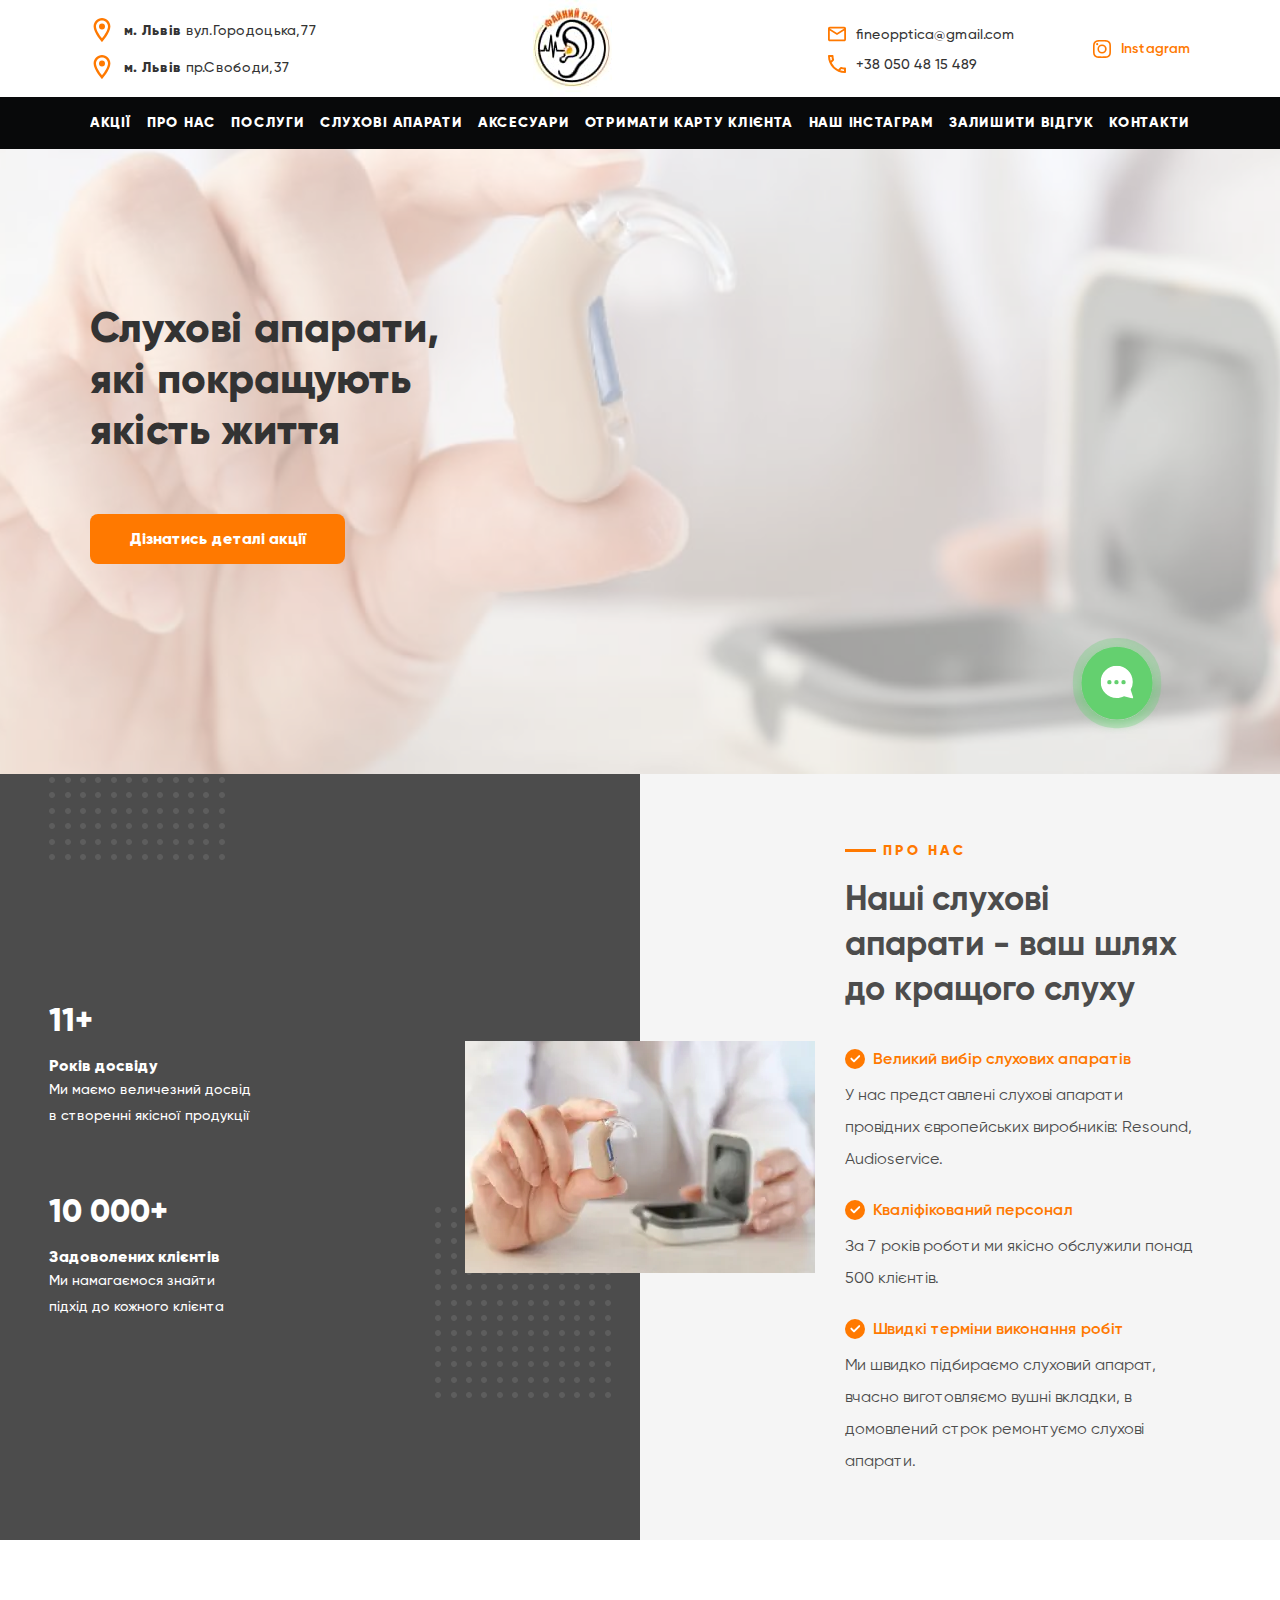
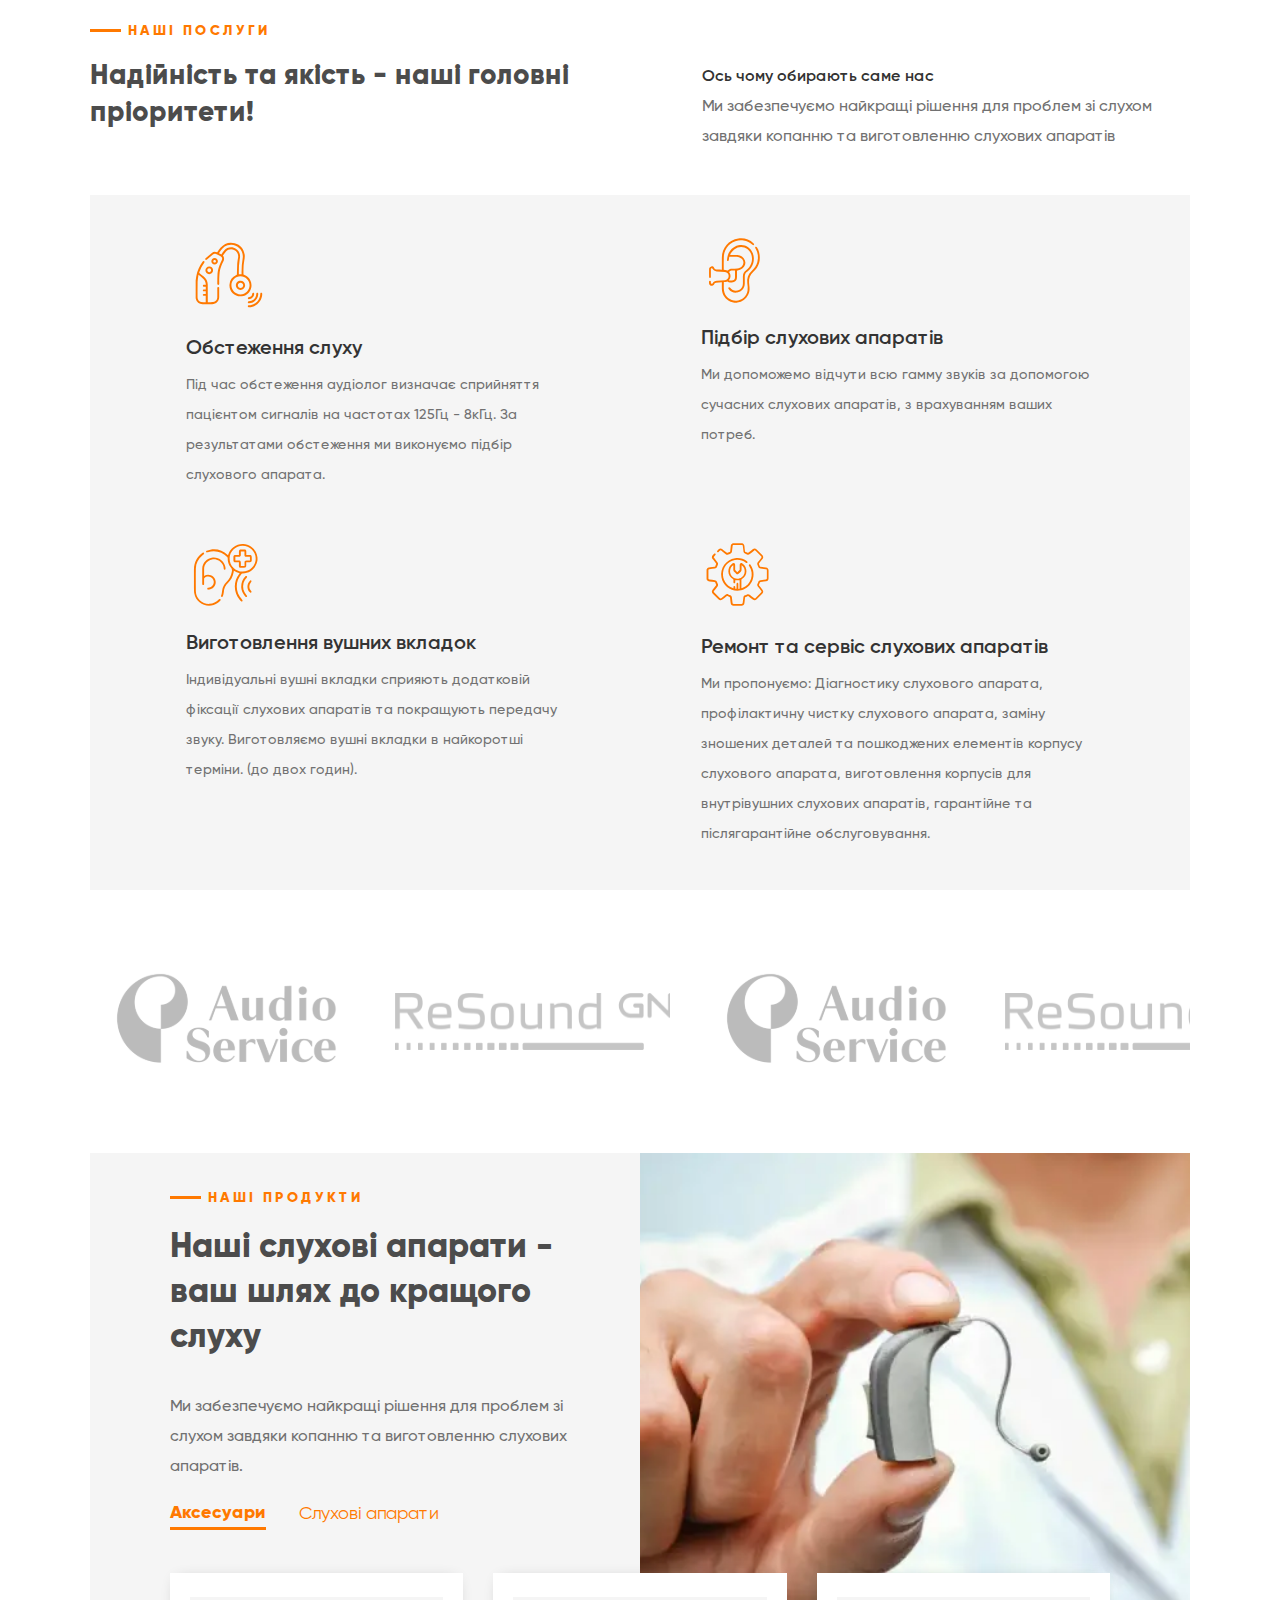
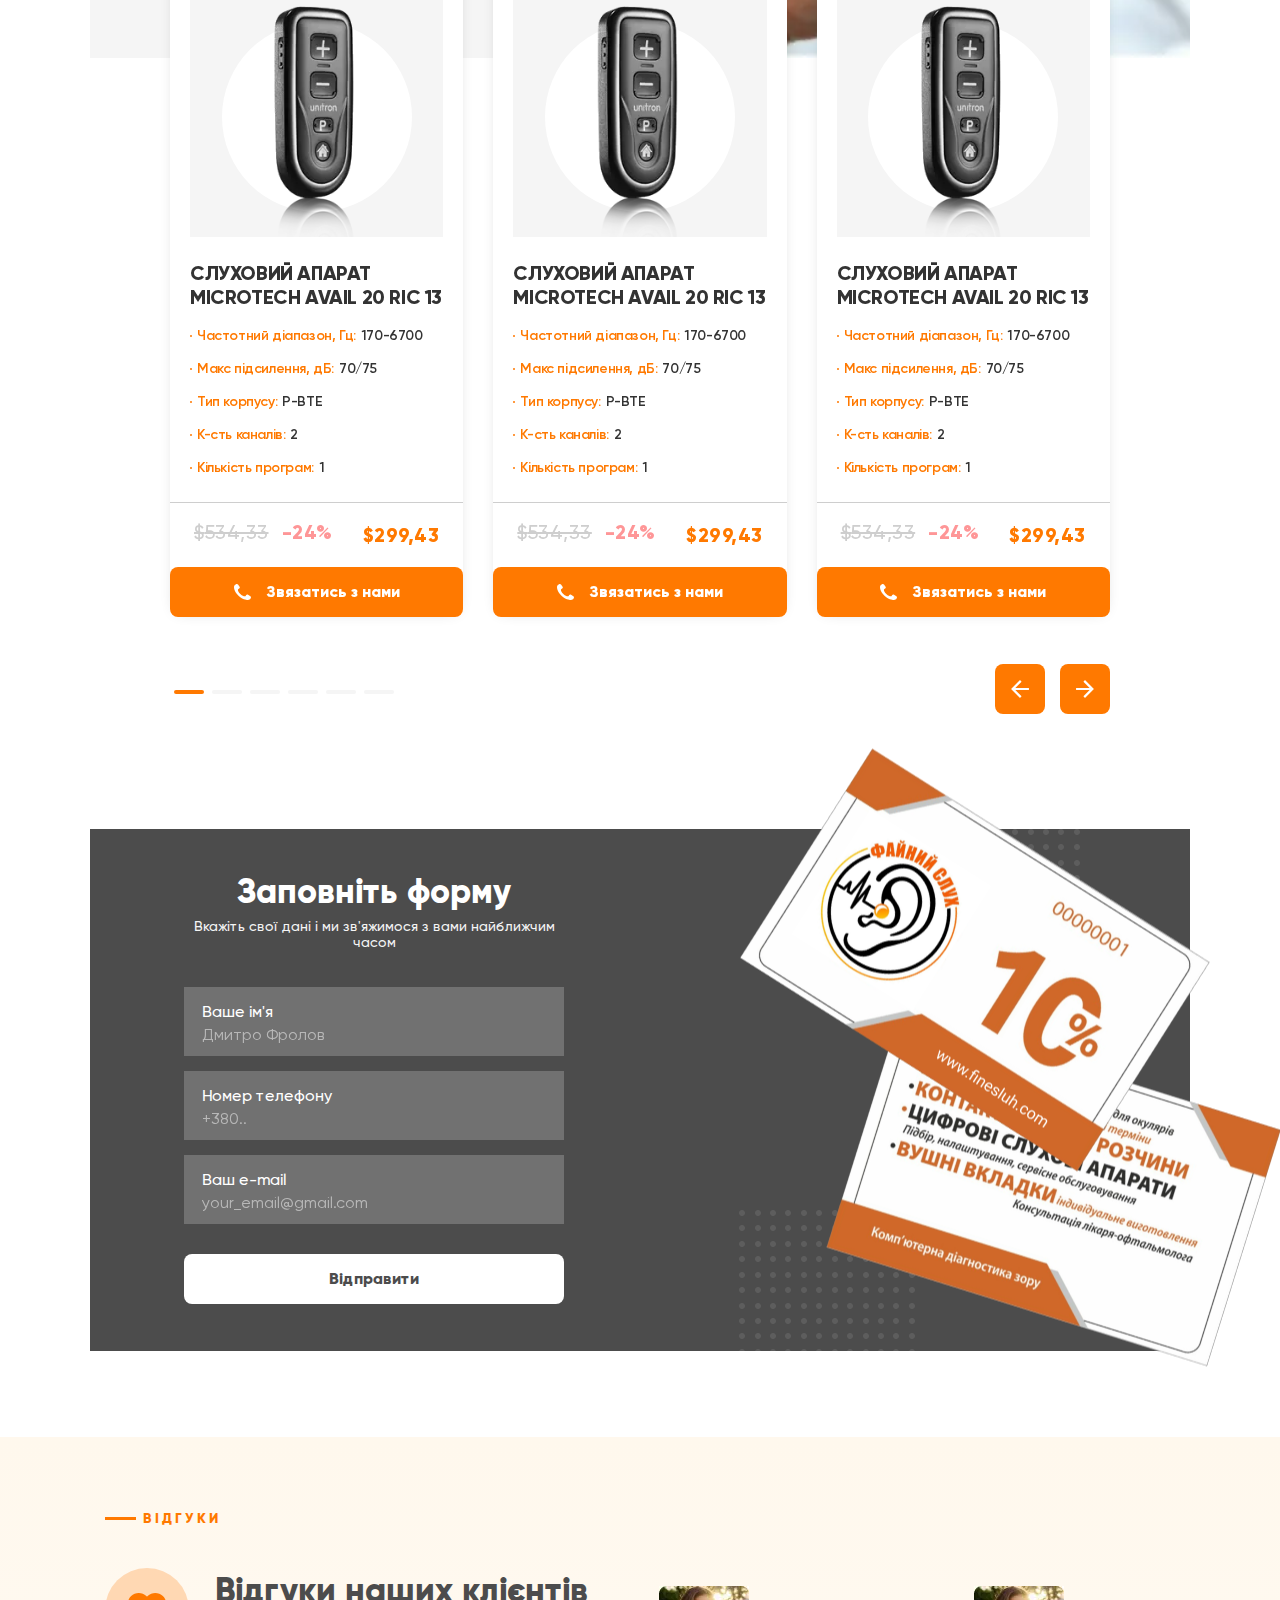
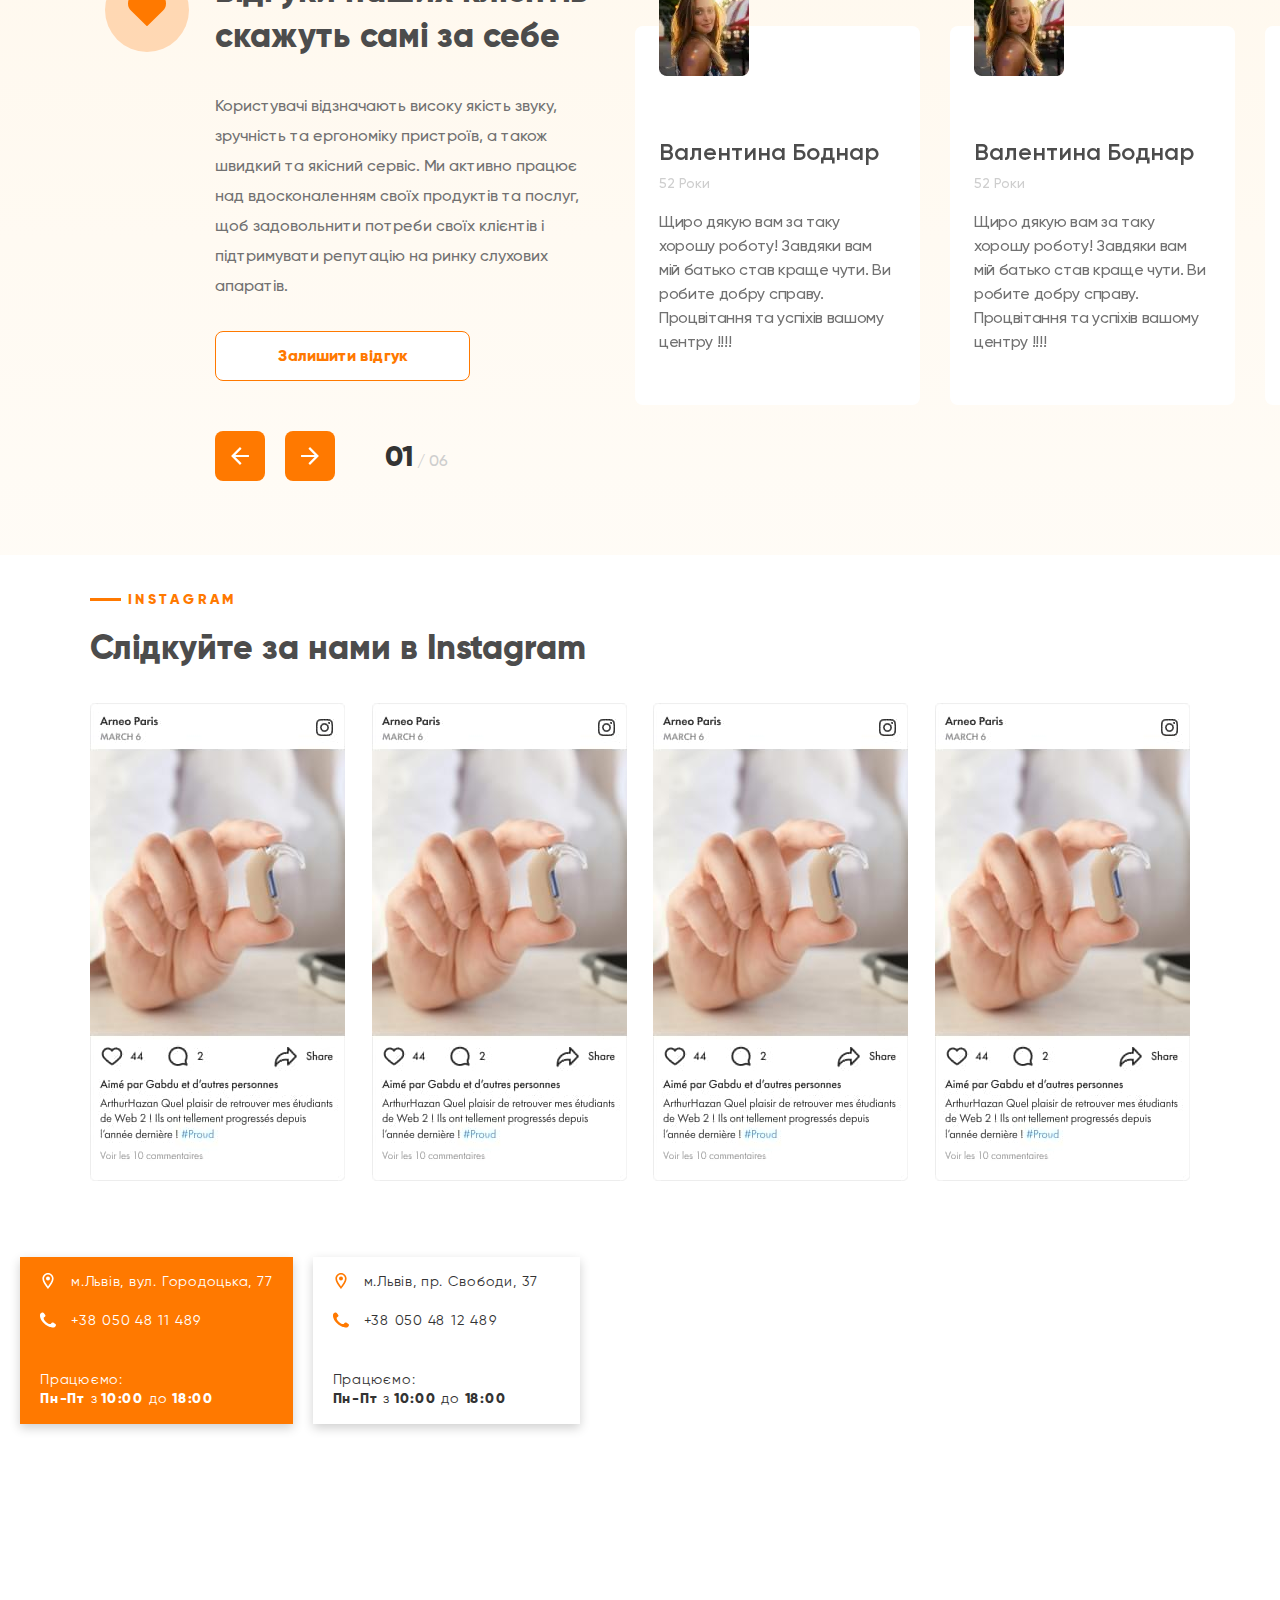
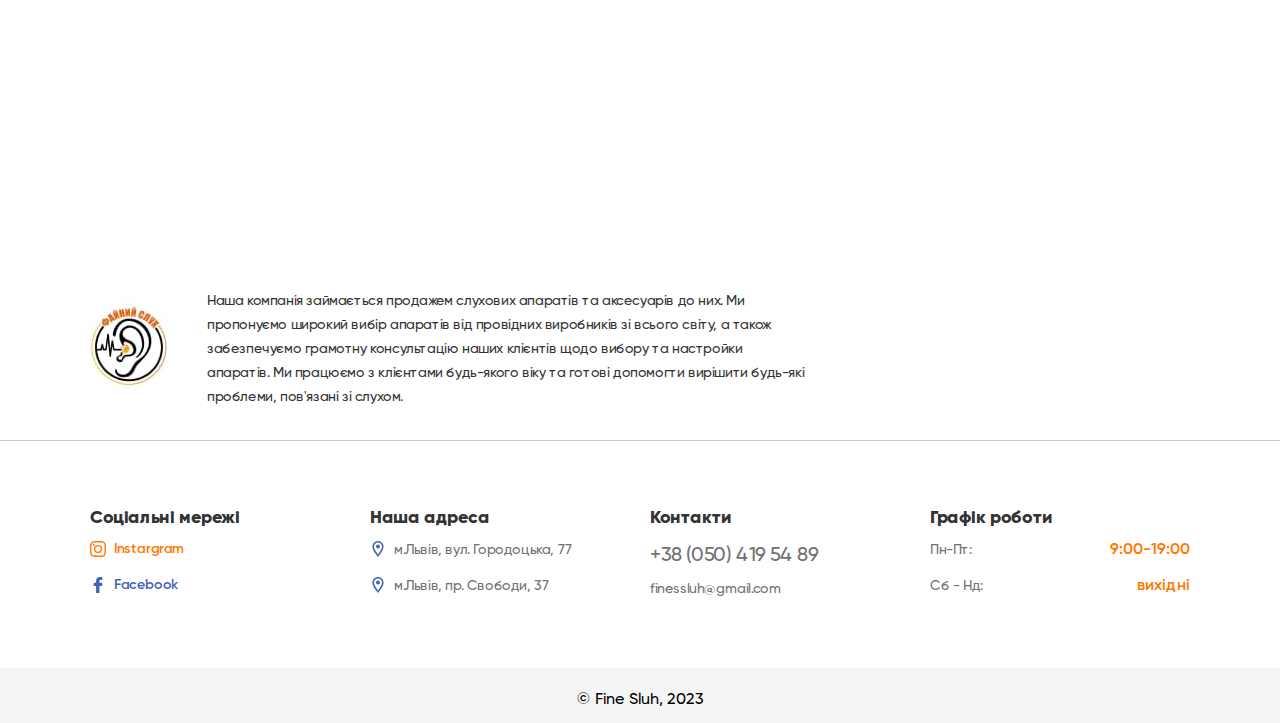
<file: index.html>
<!DOCTYPE html><html lang="uk"><head><meta charset="utf-8"><meta content="IE=edge" http-equiv="X-UA-Compatible"><meta content="width=device-width,initial-scale=1" name="viewport"><meta name="description" content="
   Наша компанія - це провідний виробник слухових апаратів зі значним досвідом у галузі. Ми працюємо з уважністю до деталей, щоб забезпечити максимально
   точні налаштування для кожного клієнта. Наша мета - покращити якість життя людей, які стикаються з проблемами зі слухом.
   Ми використовуємо найновіші технології та матеріали для створення продуктів найвищої якості. 
   Наша команда складається з досвідчених фахівців, які працюють з великою відданістю і турботою про кожного клієнта.
   Ми завжди готові надати нашим клієнтам професійну допомогу та поради. Заходьте до нашого офісу та дізнайтеся більше про наші продукти та послуги.
   "><meta name="keywords" content="слухові апарати"><meta name="author" content="Dmitry Conquer"><link rel="icon" href="./img/ico/favicon.ico"><link href="./css/style.min.css" rel="stylesheet"><title>Main page</title></head><body><div class="wrapper"><header class="header"><div class="header__top top-header"><div class="top-header__container"><div class="top-header__inner"><address class="top-header__location location-header _menu-item" data-da=".bottom-header__menu,991.98,1"><a href="#map" class="location-header__item"><svg class="icon-location" aria-hidden="true"><use href="./sprites/sprite.svg#icon-location"></use></svg> <span><strong>м. Львів</strong> вул.Городоцька,77</span> </a><a href="#map" class="location-header__item"><svg class="icon-location" aria-hidden="true"><use href="./sprites/sprite.svg#icon-location"></use></svg> <span><strong>м. Львів</strong> пр.Свободи,37</span></a></address><a href="#" class="top-header__logo _imw" aria-label="логотип компанії"><img src="./img/content/logos/logo-pc.jpg" alt="логотип компанії"></a><address class="top-header__socials socials-header"><a class="socials-header__item _menu-item" href="mailto:fineopptica@gmail.com" aria-label="надіслати електронний лист" data-da=".bottom-header__menu,991.98,3"><svg class="icon-email" aria-hidden="true"><use href="./sprites/sprite.svg#icon-email"></use></svg> <span>fineopptica@gmail.com</span> </a><a class="socials-header__item" href="tel:+380504195489" aria-label="зателефонувати"><svg class="icon-phone" aria-hidden="true"><use href="./sprites/sprite.svg#icon-phone"></use></svg> <span>+38 050 48 15 489</span> </a><a class="socials-header__item socials-header__item_instagram _menu-item" href="instagram.com" aria-label="посилання на сторінку інстаграм" data-da=".bottom-header__menu,991.98,2"><svg class="icon-instagram" aria-hidden="true"><use href="./sprites/sprite.svg#icon-instagram"></use></svg> <span>Instagram</span></a></address><button class="top-header__icon _menu-icon" type="button"><span></span></button></div></div></div><div class="header__bottom bottom-header"><div class="bottom-header__container"><div class="bottom-header__inner"><div class="bottom-header__menu menu _menu-header"><nav class="menu__navigation"><ul class="menu__list"><li class="menu__item _menu-item"><a href="#products" class="menu__link _menu-link _active-link">АКЦІЇ</a></li><li class="menu__item _menu-item"><a href="#about" class="menu__link _menu-link">ПРО НАС</a></li><li class="menu__item _menu-item"><a href="#services" class="menu__link _menu-link">ПОСЛУГИ</a></li><li class="menu__item _menu-item"><a href="#products" class="menu__link _menu-link">СЛУХОВІ АПАРАТИ</a></li><li class="menu__item _menu-item"><a href="#products" class="menu__link _menu-link">АКСЕСУАРИ</a></li><li class="menu__item _menu-item"><a href="#form" class="menu__link _menu-link">ОТРИМАТИ КАРТУ КЛІЄНТА</a></li><li class="menu__item _menu-item"><a href="#instagram" class="menu__link _menu-link">НАШ ІНСТАГРАМ</a></li><li class="menu__item _menu-item"><a href="#comments" class="menu__link _menu-link">ЗАЛИШИТИ ВІДГУК</a></li><li class="menu__item _menu-item"><a href="#contacts" class="menu__link _menu-link">КОНТАКТИ</a></li></ul></nav></div></div></div></div></header><main><section class="hero" id="hero"><div class="hero__container"><div class="hero__content"><h1 class="hero__title">Слухові апарати,<br>які покращують<br>якість життя</h1><a href="#" class="hero__button button button_primary">Дізнатись деталі акції</a></div><div class="hero__socials socials-hero"><div class="socials-hero__content"><input type="checkbox" id="socials-dd" class="visually-hidden"> <label for="socials-dd" class="socials-hero__button" aria-label="Кнопка відкриває меню з посиланнями на соціальні мережі"><svg class="icon-socials"><use href="./sprites/sprite.svg#icon-socials"></use></svg></label><ul class="socials-hero__list"><li class="socials-hero__item socials-hero__item_telegram"><a href="https://web.telegram.org" target="_blank" class="socials-hero__link"><svg class="icon-telegram"><use href="./sprites/sprite.svg#icon-telegram"></use></svg></a></li><li class="socials-hero__item socials-hero__item_facebook"><a href="https://uk-ua.facebook.com/" target="_blank" class="socials-hero__link"><svg class="icon-facebook"><use href="./sprites/sprite.svg#icon-facebook"></use></svg></a></li><li class="socials-hero__item socials-hero__item_viber"><a href="viber.com" target="_blank" class="socials-hero__link"><svg class="icon-viber"><use href="./sprites/sprite.svg#icon-viber"></use></svg></a></li><li class="socials-hero__item socials-hero__item_call"><a href="tel:+380663199391" class="socials-hero__link"><svg class="icon-call"><use href="./sprites/sprite.svg#icon-call"></use></svg></a></li></ul></div></div></div></section><section class="about" id="about"><div class="about__container"><div class="about__left left-about"><ul class="left-about__list"><li class="left-about__item"><h2 class="left-about__title"><span>11+</span> Років досвіду</h2><p class="left-about__text">Ми маємо величезний досвід в створенні якісної продукції</p></li><li class="left-about__item"><h2 class="left-about__title"><span>10 000+</span> Задоволених клієнтів</h2><p class="left-about__text">Ми намагаємося знайти підхід до кожного клієнта</p></li></ul></div><div class="about__righ right-about"><div class="about__image _imw"><picture><source srcset="./img/content/about/img1.webp" type="image/webp"><img src="./img/content/about/img1.jpg" alt="слуховий апарат" loading="auto"></picture></div><div class="right-about__body"><h2 class="right-about__title section-title">ПРО НАС</h2><p class="right-about__sub-title section-sub-title"><b>Наші слухові апарати - ваш шлях до кращого слуху</b></p><ul class="right-about__list"><li class="right-about__item item-right-about"><h3 class="item-right-about__title"><svg class="icon-check"><use href="./sprites/sprite.svg#icon-check"></use></svg> Великий вибір слухових апаратів</h3><p class="item-right-about__text">У нас представлені слухові апарати провідних європейських виробників: Resound, Audioservice.</p></li><li class="right-about__item item-right-about"><h3 class="item-right-about__title"><svg class="icon-check"><use href="./sprites/sprite.svg#icon-check"></use></svg> Кваліфікований персонал</h3><p class="item-right-about__text">За 7 років роботи ми якісно обслужили понад 500 клієнтів.</p></li><li class="right-about__item item-right-about"><h3 class="item-right-about__title"><svg class="icon-check"><use href="./sprites/sprite.svg#icon-check"></use></svg> Швидкі терміни виконання робіт</h3><p class="item-right-about__text">Ми швидко підбираємо слуховий апарат, вчасно виготовляємо вушні вкладки, в домовлений строк ремонтуємо слухові апарати.</p></li></ul></div></div></div></section><section class="services" id="services"><div class="services__container"><div class="services__top"><h2 class="services__title section-title">НАШІ ПОСЛУГИ</h2><p class="services__sub-title section-sub-title">Надійність та якість - наші головні пріоритети!</p><div class="services__text"><p><b>Ось чому обирають саме нас</b></p><p>Ми забезпечуємо найкращі рішення для проблем зі слухом завдяки копанню та виготовленню слухових апаратів</p></div></div><div class="services__body"><ul class="services__list"><li class="services__item item-services"><div class="item-services__image"><img src="./img/content/services/img1.svg" alt="слуховий апарат"></div><h3 class="item-services__title">Обстеження слуху</h3><p class="item-services__text">Під час обстеження аудіолог визначає сприйняття пацієнтом сигналів на частотах 125Гц - 8кГц. За результатами обстеження ми виконуємо підбір слухового апарата.</p></li><li class="services__item item-services"><div class="item-services__image"><img src="./img/content/services/img2.svg" alt="слуховий апарат"></div><h3 class="item-services__title">Підбір слухових апаратів</h3><p class="item-services__text">Ми допоможемо відчути всю гамму звуків за допомогою сучасних слухових апаратів, з врахуванням ваших потреб.</p></li><li class="services__item item-services"><div class="item-services__image"><img src="./img/content/services/img3.svg" alt="слуховий апарат"></div><h3 class="item-services__title">Виготовлення вушних вкладок</h3><p class="item-services__text">Індивідуальні вушні вкладки сприяють додатковій фіксації слухових апаратів та покращують передачу звуку. Виготовляємо вушні вкладки в найкоротші терміни. (до двох годин).</p></li><li class="services__item item-services"><div class="item-services__image"><img src="./img/content/services/img4.svg" alt="слуховий апарат"></div><h3 class="item-services__title">Ремонт та сервіс слухових апаратів</h3><p class="item-services__text">Ми пропонуємо: Діагностику слухового апарата, профілактичну чистку слухового апарата, заміну зношених деталей та пошкоджених елементів корпусу слухового апарата, виготовлення корпусів для внутрівушних слухових апаратів, гарантійне та післягарантійне обслуговування.</p></li></ul></div></div></section><section class="trust"><h2 class="visually-hidden">нам довіряють</h2><div class="trust__container"><div class="trust__slider" data-mobile="false"><ul class="trust__list"><li class="trust__item _imw"><img src="./img/content/sponsors/img1.svg" alt="Resound GN"></li><li class="trust__item _imw"><img src="./img/content/sponsors/img2.svg" alt="Audioservice"></li><li class="trust__item _imw"><img src="./img/content/sponsors/img1.svg" alt="Resound GN"></li><li class="trust__item _imw"><img src="./img/content/sponsors/img2.svg" alt="Audioservice"></li><li class="trust__item _imw"><img src="./img/content/sponsors/img1.svg" alt="Resound GN"></li><li class="trust__item _imw"><img src="./img/content/sponsors/img2.svg" alt="Audioservice"></li><li class="trust__item _imw"><img src="./img/content/sponsors/img1.svg" alt="Resound GN"></li><li class="trust__item _imw"><img src="./img/content/sponsors/img2.svg" alt="Audioservice"></li></ul></div></div></section><section class="products _tab" id="products"><div class="products__container"><div class="products__top top-products"><div class="top-products__content"><h2 class="top-products__title section-title">НАШІ ПРОДУКТИ</h2><p class="top-products__sub-title section-sub-title">Наші слухові апарати - ваш шлях до кращого слуху</p><p class="top-products__text">Ми забезпечуємо найкращі рішення для проблем зі слухом завдяки копанню та виготовленню слухових апаратів.</p><div class="top-products__control"><button class="top-products__caption top-products__accessory _active-tab-caption" type="button" data-tab-caption="accessory">Аксесуари</button> <button class="top-products__caption top-products__aids" type="button" data-tab-caption="aids">Слухові апарати</button></div></div><div class="top-products__image _imw"><picture><source srcset="./img/content/products/main-img.webp" type="image/webp"><img src="./img/content/products/main-img.jpg" alt="слуховий апарат" loading="auto"></picture></div></div><div class="products__body"><div class="products__content products__accessory _active-tab-content" data-tab-content="accessory"><div class="products__slider slider-products"><div class="slider-products__wrapper"><div class="slider-products__slide slide-products _animated"><div class="slide-products__inner"><div class="slide-products__header"><a href="#" class="slide-products__image _imw" data-modal="modal-product" aria-controls="modal-product" aria-label="Кнопка відкриває модальне вікно з описом товару"><picture><source srcset="./img/content/products/img2.webp" type="image/webp"><img src="./img/content/products/img2.png" alt="слуховий апарат" loading="auto"></picture></a></div><div class="slide-products__body"><h3 class="slide-products__title">Слуховий апарат Microtech Avail 20 RIC 13</h3><ul class="slide-products__list"><li class="slide-products__item">Частотний діапазон, Гц: <span>170-6700</span></li><li class="slide-products__item">Макс підсилення, дБ: <span>70/75</span></li><li class="slide-products__item">Тип корпусу: <span>P-BTE</span></li><li class="slide-products__item">К-сть каналів: <span>2</span></li><li class="slide-products__item">Кількість програм: <span>1</span></li></ul></div><div class="slide-products__footer"><div class="slide-products__price price-product"><div class="price-product__old"><p class="price-product__old-value">$<span>534,33</span></p><p class="price-product__sale">-24%</p></div><p class="price-product__new">$<span>299,43</span></p></div><button class="slide-products__button button button_primary" type="button"><svg class="icon-phone-fill"><use href="./sprites/sprite.svg#icon-phone-fill"></use></svg> Звязатись з нами</button></div></div></div><div class="slider-products__slide slide-products _animated"><div class="slide-products__inner"><div class="slide-products__header"><a href="#" class="slide-products__image _imw" data-modal="modal-product" aria-controls="modal-product" aria-label="Кнопка відкриває модальне вікно з описом товару"><picture><source srcset="./img/content/products/img2.webp" type="image/webp"><img src="./img/content/products/img2.png" alt="слуховий апарат" loading="auto"></picture></a></div><div class="slide-products__body"><h3 class="slide-products__title">Слуховий апарат Microtech Avail 20 RIC 13</h3><ul class="slide-products__list"><li class="slide-products__item">Частотний діапазон, Гц: <span>170-6700</span></li><li class="slide-products__item">Макс підсилення, дБ: <span>70/75</span></li><li class="slide-products__item">Тип корпусу: <span>P-BTE</span></li><li class="slide-products__item">К-сть каналів: <span>2</span></li><li class="slide-products__item">Кількість програм: <span>1</span></li></ul></div><div class="slide-products__footer"><div class="slide-products__price price-product"><div class="price-product__old"><p class="price-product__old-value">$<span>534,33</span></p><p class="price-product__sale">-24%</p></div><p class="price-product__new">$<span>299,43</span></p></div><button class="slide-products__button button button_primary" type="button"><svg class="icon-phone-fill"><use href="./sprites/sprite.svg#icon-phone-fill"></use></svg> Звязатись з нами</button></div></div></div><div class="slider-products__slide slide-products _animated"><div class="slide-products__inner"><div class="slide-products__header"><a href="#" class="slide-products__image _imw" data-modal="modal-product" aria-controls="modal-product" aria-label="Кнопка відкриває модальне вікно з описом товару"><picture><source srcset="./img/content/products/img2.webp" type="image/webp"><img src="./img/content/products/img2.png" alt="слуховий апарат" loading="auto"></picture></a></div><div class="slide-products__body"><h3 class="slide-products__title">Слуховий апарат Microtech Avail 20 RIC 13</h3><ul class="slide-products__list"><li class="slide-products__item">Частотний діапазон, Гц: <span>170-6700</span></li><li class="slide-products__item">Макс підсилення, дБ: <span>70/75</span></li><li class="slide-products__item">Тип корпусу: <span>P-BTE</span></li><li class="slide-products__item">К-сть каналів: <span>2</span></li><li class="slide-products__item">Кількість програм: <span>1</span></li></ul></div><div class="slide-products__footer"><div class="slide-products__price price-product"><div class="price-product__old"><p class="price-product__old-value">$<span>534,33</span></p><p class="price-product__sale">-24%</p></div><p class="price-product__new">$<span>299,43</span></p></div><button class="slide-products__button button button_primary" type="button"><svg class="icon-phone-fill"><use href="./sprites/sprite.svg#icon-phone-fill"></use></svg> Звязатись з нами</button></div></div></div><div class="slider-products__slide slide-products _animated"><div class="slide-products__inner"><div class="slide-products__header"><a href="#" class="slide-products__image _imw" data-modal="modal-product" aria-controls="modal-product" aria-label="Кнопка відкриває модальне вікно з описом товару"><picture><source srcset="./img/content/products/img2.webp" type="image/webp"><img src="./img/content/products/img2.png" alt="слуховий апарат" loading="auto"></picture></a></div><div class="slide-products__body"><h3 class="slide-products__title">Слуховий апарат Microtech Avail 20 RIC 13</h3><ul class="slide-products__list"><li class="slide-products__item">Частотний діапазон, Гц: <span>170-6700</span></li><li class="slide-products__item">Макс підсилення, дБ: <span>70/75</span></li><li class="slide-products__item">Тип корпусу: <span>P-BTE</span></li><li class="slide-products__item">К-сть каналів: <span>2</span></li><li class="slide-products__item">Кількість програм: <span>1</span></li></ul></div><div class="slide-products__footer"><div class="slide-products__price price-product"><div class="price-product__old"><p class="price-product__old-value">$<span>534,33</span></p><p class="price-product__sale">-24%</p></div><p class="price-product__new">$<span>299,43</span></p></div><button class="slide-products__button button button_primary" type="button"><svg class="icon-phone-fill"><use href="./sprites/sprite.svg#icon-phone-fill"></use></svg> Звязатись з нами</button></div></div></div><div class="slider-products__slide slide-products _animated"><div class="slide-products__inner"><div class="slide-products__header"><a href="#" class="slide-products__image _imw" data-modal="modal-product" aria-controls="modal-product" aria-label="Кнопка відкриває модальне вікно з описом товару"><picture><source srcset="./img/content/products/img2.webp" type="image/webp"><img src="./img/content/products/img2.png" alt="слуховий апарат" loading="auto"></picture></a></div><div class="slide-products__body"><h3 class="slide-products__title">Слуховий апарат Microtech Avail 20 RIC 13</h3><ul class="slide-products__list"><li class="slide-products__item">Частотний діапазон, Гц: <span>170-6700</span></li><li class="slide-products__item">Макс підсилення, дБ: <span>70/75</span></li><li class="slide-products__item">Тип корпусу: <span>P-BTE</span></li><li class="slide-products__item">К-сть каналів: <span>2</span></li><li class="slide-products__item">Кількість програм: <span>1</span></li></ul></div><div class="slide-products__footer"><div class="slide-products__price price-product"><div class="price-product__old"><p class="price-product__old-value">$<span>534,33</span></p><p class="price-product__sale">-24%</p></div><p class="price-product__new">$<span>299,43</span></p></div><button class="slide-products__button button button_primary" type="button"><svg class="icon-phone-fill"><use href="./sprites/sprite.svg#icon-phone-fill"></use></svg> Звязатись з нами</button></div></div></div><div class="slider-products__slide slide-products _animated"><div class="slide-products__inner"><div class="slide-products__header"><a href="#" class="slide-products__image _imw" data-modal="modal-product" aria-controls="modal-product" aria-label="Кнопка відкриває модальне вікно з описом товару"><picture><source srcset="./img/content/products/img2.webp" type="image/webp"><img src="./img/content/products/img2.png" alt="слуховий апарат" loading="auto"></picture></a></div><div class="slide-products__body"><h3 class="slide-products__title">Слуховий апарат Microtech Avail 20 RIC 13</h3><ul class="slide-products__list"><li class="slide-products__item">Частотний діапазон, Гц: <span>170-6700</span></li><li class="slide-products__item">Макс підсилення, дБ: <span>70/75</span></li><li class="slide-products__item">Тип корпусу: <span>P-BTE</span></li><li class="slide-products__item">К-сть каналів: <span>2</span></li><li class="slide-products__item">Кількість програм: <span>1</span></li></ul></div><div class="slide-products__footer"><div class="slide-products__price price-product"><div class="price-product__old"><p class="price-product__old-value">$<span>534,33</span></p><p class="price-product__sale">-24%</p></div><p class="price-product__new">$<span>299,43</span></p></div><button class="slide-products__button button button_primary" type="button"><svg class="icon-phone-fill"><use href="./sprites/sprite.svg#icon-phone-fill"></use></svg> Звязатись з нами</button></div></div></div></div><div class="slider-products__controll"><div class="slider-products__pagination"></div><div class="slider-products__navigation"><button type="button" class="slider-products__button slider-products__button_prev button-slider" aria-label="Попередній слайд"><svg class="icon-arrow"><use href="./sprites/sprite.svg#icon-arrow"></use></svg></button> <button type="button" class="slider-products__button slider-products__button_next button-slider" aria-label="Наступний слайд"><svg class="icon-arrow"><use href="./sprites/sprite.svg#icon-arrow"></use></svg></button></div></div></div></div><div class="products__content products__aids" data-tab-content="aids"><div class="products__slider slider-products"><div class="slider-products__wrapper"><article class="slider-products__slide slide-products _animated"><div class="slide-products__inner"><div class="slide-products__header"><a href="#" class="slide-products__image _imw" data-modal="modal-product" aria-controls="modal-product" aria-label="Кнопка відкриває модальне вікно з описом товару"><picture><source srcset="./img/content/products/img1.webp" type="image/webp"><img src="./img/content/products/img1.png" alt="слуховий апарат" loading="auto"></picture></a></div><div class="slide-products__body"><h3 class="slide-products__title">Слуховий апарат Microtech Avail 20 RIC 13</h3><ul class="slide-products__list"><li class="slide-products__item">Частотний діапазон, Гц: <span>170-6700</span></li><li class="slide-products__item">Макс підсилення, дБ: <span>70/75</span></li><li class="slide-products__item">Тип корпусу: <span>P-BTE</span></li><li class="slide-products__item">К-сть каналів: <span>2</span></li><li class="slide-products__item">Кількість програм: <span>1</span></li></ul></div><div class="slide-products__footer"><div class="slide-products__price price-product"><div class="price-product__old"><p class="price-product__old-value">$<span>534,33</span></p><p class="price-product__sale">-24%</p></div><p class="price-product__new">$<span>299,43</span></p></div><button class="slide-products__button button button_primary" type="button"><svg class="icon-phone-fill"><use href="./sprites/sprite.svg#icon-phone-fill"></use></svg> Звязатись з нами</button></div></div></article><article class="slider-products__slide slide-products _animated"><div class="slide-products__inner"><div class="slide-products__header"><a href="#" class="slide-products__image _imw" data-modal="modal-product" aria-controls="modal-product" aria-label="Кнопка відкриває модальне вікно з описом товару"><picture><source srcset="./img/content/products/img1.webp" type="image/webp"><img src="./img/content/products/img1.png" alt="слуховий апарат" loading="auto"></picture></a></div><div class="slide-products__body"><h3 class="slide-products__title">Слуховий апарат Microtech Avail 20 RIC 13</h3><ul class="slide-products__list"><li class="slide-products__item">Частотний діапазон, Гц: <span>170-6700</span></li><li class="slide-products__item">Макс підсилення, дБ: <span>70/75</span></li><li class="slide-products__item">Тип корпусу: <span>P-BTE</span></li><li class="slide-products__item">К-сть каналів: <span>2</span></li><li class="slide-products__item">Кількість програм: <span>1</span></li></ul></div><div class="slide-products__footer"><div class="slide-products__price price-product"><div class="price-product__old"><p class="price-product__old-value">$<span>534,33</span></p><p class="price-product__sale">-24%</p></div><p class="price-product__new">$<span>299,43</span></p></div><button class="slide-products__button button button_primary" type="button"><svg class="icon-phone-fill"><use href="./sprites/sprite.svg#icon-phone-fill"></use></svg> Звязатись з нами</button></div></div></article><article class="slider-products__slide slide-products _animated"><div class="slide-products__inner"><div class="slide-products__header"><a href="#" class="slide-products__image _imw" data-modal="modal-product" aria-controls="modal-product" aria-label="Кнопка відкриває модальне вікно з описом товару"><picture><source srcset="./img/content/products/img1.webp" type="image/webp"><img src="./img/content/products/img1.png" alt="слуховий апарат" loading="auto"></picture></a></div><div class="slide-products__body"><h3 class="slide-products__title">Слуховий апарат Microtech Avail 20 RIC 13</h3><ul class="slide-products__list"><li class="slide-products__item">Частотний діапазон, Гц: <span>170-6700</span></li><li class="slide-products__item">Макс підсилення, дБ: <span>70/75</span></li><li class="slide-products__item">Тип корпусу: <span>P-BTE</span></li><li class="slide-products__item">К-сть каналів: <span>2</span></li><li class="slide-products__item">Кількість програм: <span>1</span></li></ul></div><div class="slide-products__footer"><div class="slide-products__price price-product"><div class="price-product__old"><p class="price-product__old-value">$<span>534,33</span></p><p class="price-product__sale">-24%</p></div><p class="price-product__new">$<span>299,43</span></p></div><button class="slide-products__button button button_primary" type="button"><svg class="icon-phone-fill"><use href="./sprites/sprite.svg#icon-phone-fill"></use></svg> Звязатись з нами</button></div></div></article><article class="slider-products__slide slide-products _animated"><div class="slide-products__inner"><div class="slide-products__header"><a href="#" class="slide-products__image _imw" data-modal="modal-product" aria-controls="modal-product" aria-label="Кнопка відкриває модальне вікно з описом товару"><picture><source srcset="./img/content/products/img1.webp" type="image/webp"><img src="./img/content/products/img1.png" alt="слуховий апарат" loading="auto"></picture></a></div><div class="slide-products__body"><h3 class="slide-products__title">Слуховий апарат Microtech Avail 20 RIC 13</h3><ul class="slide-products__list"><li class="slide-products__item">Частотний діапазон, Гц: <span>170-6700</span></li><li class="slide-products__item">Макс підсилення, дБ: <span>70/75</span></li><li class="slide-products__item">Тип корпусу: <span>P-BTE</span></li><li class="slide-products__item">К-сть каналів: <span>2</span></li><li class="slide-products__item">Кількість програм: <span>1</span></li></ul></div><div class="slide-products__footer"><div class="slide-products__price price-product"><div class="price-product__old"><p class="price-product__old-value">$<span>534,33</span></p><p class="price-product__sale">-24%</p></div><p class="price-product__new">$<span>299,43</span></p></div><button class="slide-products__button button button_primary" type="button"><svg class="icon-phone-fill"><use href="./sprites/sprite.svg#icon-phone-fill"></use></svg> Звязатись з нами</button></div></div></article><article class="slider-products__slide slide-products _animated"><div class="slide-products__inner"><div class="slide-products__header"><a href="#" class="slide-products__image _imw" data-modal="modal-product" aria-controls="modal-product" aria-label="Кнопка відкриває модальне вікно з описом товару"><picture><source srcset="./img/content/products/img1.webp" type="image/webp"><img src="./img/content/products/img1.png" alt="слуховий апарат" loading="auto"></picture></a></div><div class="slide-products__body"><h3 class="slide-products__title">Слуховий апарат Microtech Avail 20 RIC 13</h3><ul class="slide-products__list"><li class="slide-products__item">Частотний діапазон, Гц: <span>170-6700</span></li><li class="slide-products__item">Макс підсилення, дБ: <span>70/75</span></li><li class="slide-products__item">Тип корпусу: <span>P-BTE</span></li><li class="slide-products__item">К-сть каналів: <span>2</span></li><li class="slide-products__item">Кількість програм: <span>1</span></li></ul></div><div class="slide-products__footer"><div class="slide-products__price price-product"><div class="price-product__old"><p class="price-product__old-value">$<span>534,33</span></p><p class="price-product__sale">-24%</p></div><p class="price-product__new">$<span>299,43</span></p></div><button class="slide-products__button button button_primary" type="button"><svg class="icon-phone-fill"><use href="./sprites/sprite.svg#icon-phone-fill"></use></svg> Звязатись з нами</button></div></div></article><article class="slider-products__slide slide-products _animated"><div class="slide-products__inner"><div class="slide-products__header"><a href="#" class="slide-products__image _imw" data-modal="modal-product" aria-controls="modal-product" aria-label="Кнопка відкриває модальне вікно з описом товару"><picture><source srcset="./img/content/products/img1.webp" type="image/webp"><img src="./img/content/products/img1.png" alt="слуховий апарат" loading="auto"></picture></a></div><div class="slide-products__body"><h3 class="slide-products__title">Слуховий апарат Microtech Avail 20 RIC 13</h3><ul class="slide-products__list"><li class="slide-products__item">Частотний діапазон, Гц: <span>170-6700</span></li><li class="slide-products__item">Макс підсилення, дБ: <span>70/75</span></li><li class="slide-products__item">Тип корпусу: <span>P-BTE</span></li><li class="slide-products__item">К-сть каналів: <span>2</span></li><li class="slide-products__item">Кількість програм: <span>1</span></li></ul></div><div class="slide-products__footer"><div class="slide-products__price price-product"><div class="price-product__old"><p class="price-product__old-value">$<span>534,33</span></p><p class="price-product__sale">-24%</p></div><p class="price-product__new">$<span>299,43</span></p></div><button class="slide-products__button button button_primary" type="button"><svg class="icon-phone-fill"><use href="./sprites/sprite.svg#icon-phone-fill"></use></svg> Звязатись з нами</button></div></div></article></div><div class="slider-products__controll"><div class="slider-products__pagination"></div><div class="slider-products__navigation"><button type="button" class="slider-products__button slider-products__button_prev button-slider" aria-label="Попередній слайд"><svg class="icon-arrow"><use href="./sprites/sprite.svg#icon-arrow"></use></svg></button> <button type="button" class="slider-products__button slider-products__button_next button-slider" aria-label="Наступний слайд"><svg class="icon-arrow"><use href="./sprites/sprite.svg#icon-arrow"></use></svg></button></div></div></div></div></div></div></section><section class="connect" id="form"><div class="connect__container"><div class="connect__body"><form action="#" class="connect__form form-connect"><h2 class="form-connect__title">Заповніть форму</h2><p class="form-connect__text">Вкажіть свої дані і ми зв'яжимося з вами найближчим часом</p><div class="form-connect__fields"><div class="form-connect__item"><label for="full-name">Ваше ім'я</label> <input type="text" id="full-name" placeholder="Дмитро Фролов" data-required></div><div class="form-connect__item"><label for="form-tel">Номер телефону</label> <input type="text" id="form-tel" placeholder="+380.." data-required="tel" data-mask="tel"></div><div class="form-connect__item"><label for="form-email">Ваш e-mail</label> <input type="text" id="form-email" placeholder="your_email@gmail.com" data-required="email"></div></div><button class="form-connect__button button button_form" type="button">Відправити</button></form><div class="connect__image _imw"><img src="./img/content/form/img1.png" alt="купони"></div></div></div></section><section class="comments" id="comments"><div class="comments__container left-container"><div class="comments__inner"><div class="comments__main"><h2 class="comments__title section-title">ВІДГУКИ</h2><div class="comments__decor"><svg class="icon-heart"><use href="./sprites/sprite.svg#icon-heart"></use></svg></div><div class="comments__body"><p class="comments__sub-title section-sub-title">Відгуки наших клієнтів скажуть самі за себе</p><p class="comments__text">Користувачі відзначають високу якість звуку, зручність та ергономіку пристроїв, а також швидкий та якісний сервіс. Ми активно працює над вдосконаленням своїх продуктів та послуг, щоб задовольнити потреби своїх клієнтів і підтримувати репутацію на ринку слухових апаратів.</p><button class="comments__button button button_secondary" type="button">Залишити відгук</button><div class="comments__controll controll-comments"><div class="controll-comments__navigation"><button class="comments__slider-button comments__slider-button_prev button-slider" type="button" aria-label="Попередній слайд"><svg class="icon-arrow"><use href="./sprites/sprite.svg#icon-arrow"></use></svg></button> <button class="comments__slider-button comments__slider-button_next button-slider" type="button" aria-label="Наступний слайд"><svg class="icon-arrow"><use href="./sprites/sprite.svg#icon-arrow"></use></svg></button></div><div class="controll-comments__fraction"><span class="controll-comments__current"></span> / <span class="controll-comments__all"></span></div></div></div></div><div class="comments__slider slider-comments"><div class="slider-comments__wrapper"><div class="slider-comments__slide slide-comments"><div class="slide-comments__image _imw"><picture><source srcset="./img/content/comments/img1.webp" type="image/webp"><img src="./img/content/comments/img1.jpg" alt="аватар" loading="auto"></picture></div><h2 class="slide-comments__name">Валентина Боднар</h2><p class="slide-comments__age">52 Роки</p><p class="slide-comments__text">Щиро дякую вам за таку хорошу роботу! Завдяки вам мій батько став краще чути. Ви робите добру справу. Процвітання та успіхів вашому центру !!!!</p></div><div class="slider-comments__slide slide-comments"><div class="slide-comments__image _imw"><picture><source srcset="./img/content/comments/img1.webp" type="image/webp"><img src="./img/content/comments/img1.jpg" alt="аватар" loading="auto"></picture></div><h2 class="slide-comments__name">Валентина Боднар</h2><p class="slide-comments__age">52 Роки</p><p class="slide-comments__text">Щиро дякую вам за таку хорошу роботу! Завдяки вам мій батько став краще чути. Ви робите добру справу. Процвітання та успіхів вашому центру !!!!</p></div><div class="slider-comments__slide slide-comments"><div class="slide-comments__image _imw"><picture><source srcset="./img/content/comments/img1.webp" type="image/webp"><img src="./img/content/comments/img1.jpg" alt="аватар" loading="auto"></picture></div><h2 class="slide-comments__name">Валентина Боднар</h2><p class="slide-comments__age">52 Роки</p><p class="slide-comments__text">Щиро дякую вам за таку хорошу роботу! Завдяки вам мій батько став краще чути. Ви робите добру справу. Процвітання та успіхів вашому центру !!!!</p></div><div class="slider-comments__slide slide-comments"><div class="slide-comments__image _imw"><picture><source srcset="./img/content/comments/img1.webp" type="image/webp"><img src="./img/content/comments/img1.jpg" alt="аватар" loading="auto"></picture></div><h2 class="slide-comments__name">Валентина Боднар</h2><p class="slide-comments__age">52 Роки</p><p class="slide-comments__text">Щиро дякую вам за таку хорошу роботу! Завдяки вам мій батько став краще чути. Ви робите добру справу. Процвітання та успіхів вашому центру !!!!</p></div><div class="slider-comments__slide slide-comments"><div class="slide-comments__image _imw"><picture><source srcset="./img/content/comments/img1.webp" type="image/webp"><img src="./img/content/comments/img1.jpg" alt="аватар" loading="auto"></picture></div><h2 class="slide-comments__name">Валентина Боднар</h2><p class="slide-comments__age">52 Роки</p><p class="slide-comments__text">Щиро дякую вам за таку хорошу роботу! Завдяки вам мій батько став краще чути. Ви робите добру справу. Процвітання та успіхів вашому центру !!!!</p></div><div class="slider-comments__slide slide-comments"><div class="slide-comments__image _imw"><picture><source srcset="./img/content/comments/img1.webp" type="image/webp"><img src="./img/content/comments/img1.jpg" alt="аватар" loading="auto"></picture></div><h2 class="slide-comments__name">Валентина Боднар</h2><p class="slide-comments__age">52 Роки</p><p class="slide-comments__text">Щиро дякую вам за таку хорошу роботу! Завдяки вам мій батько став краще чути. Ви робите добру справу. Процвітання та успіхів вашому центру !!!!</p></div></div></div></div></div></section><section class="instagram" id="instagram"><div class="instagram__container"><div class="instagram__top"><h2 class="instagram__title section-title">INSTAGRAM</h2><p class="instagram__sub-title section-sub-title">Слідкуйте за нами в Instagram</p></div><div class="instagram__main"><div class="instagram__slider slider-instagram"><div class="slider-instagram__wrapper"><a href="https://www.instagram.com/" class="slider-instagram__slide slide-instagram _imw"><img src="./img/content/instagram/img1.jpg" alt="пост інстаграм"> </a><a href="https://www.instagram.com/" class="slider-instagram__slide slide-instagram _imw"><img src="./img/content/instagram/img1.jpg" alt="пост інстаграм"> </a><a href="https://www.instagram.com/" class="slider-instagram__slide slide-instagram _imw"><img src="./img/content/instagram/img1.jpg" alt="пост інстаграм"> </a><a href="https://www.instagram.com/" class="slider-instagram__slide slide-instagram _imw"><img src="./img/content/instagram/img1.jpg" alt="пост інстаграм"></a></div></div></div></div></section><section class="map"><h2 class="visually-hidden">наше розташування</h2><div class="map__content"><address class="map__info map__info_1"><p class="map__item map__item_address"><svg class="icon-location"><use href="./sprites/sprite.svg#icon-location"></use></svg> м.Львів, вул. Городоцька, 77</p><a href="tel:+380504195489" class="map__item map__item_tel"><svg class="icon-phone-fill"><use href="./sprites/sprite.svg#icon-phone-fill"></use></svg> +38 050 48 11 489</a><div class="map__item map__item_time"><span>Працюємо:</span><p><span>Пн-Пт</span> з <span>10:00</span> до <span>18:00</span></p></div></address><address class="map__info map__info_2"><p class="map__item map__item_address"><svg class="icon-location"><use href="./sprites/sprite.svg#icon-location"></use></svg> м.Львів, пр. Свободи, 37</p><a href="tel:+380502895489" class="map__item map__item_tel"><svg class="icon-phone-fill"><use href="./sprites/sprite.svg#icon-phone-fill"></use></svg> +38 050 48 12 489</a><div class="map__item map__item_time"><span>Працюємо:</span><p><span>Пн-Пт</span> з <span>10:00</span> до <span>18:00</span></p></div></address></div><iframe src="https://www.google.com/maps/embed?pb=!1m18!1m12!1m3!1d1286.605729029548!2d24.011164639898467!3d49.83848416740027!2m3!1f0!2f0!3f0!3m2!1i1024!2i768!4f13.1!3m3!1m2!1s0x473add7c09109a57%3A0x4223c517012378e2!2z0JvRjNCy0L7Qsiwg0JvRjNCy0L7QstGB0LrQsNGPINC-0LHQu9Cw0YHRgtGMLCA3OTAwMA!5e0!3m2!1sru!2sua!4v1682181173401!5m2!1sru!2sua" style="border:0; filter: grayscale(100%); pointer-events:none;" allowfullscreen="" loading="auto" referrerpolicy="no-referrer-when-downgrade" name="google-map"></iframe></section></main><footer class="footer" id="contacts"><div class="footer__top top-footer"><div class="footer__container"><div class="top-footer__inner"><a href="#hero" class="footer__logo _imw"><img src="./img/content/logos/logo-pc.jpg" alt="логотип компанії"></a><p class="footer__text">Наша компанія займається продажем слухових апаратів та аксесуарів до них. Ми пропонуємо широкий вибір апаратів від провідних виробників зі всього світу, а також забезпечуємо грамотну консультацію наших клієнтів щодо вибору та настройки апаратів. Ми працюємо з клієнтами будь-якого віку та готові допомогти вирішити будь-які проблеми, пов'язані зі слухом.</p></div></div></div><div class="footer__main main-footer"><div class="footer__container"><div class="main-footer__inner"><div class="footer__column footer__column_socials column-footer"><p class="column-footer__title">Соціальні мережі</p><ul class="column-footer__list"><li class="column-footer__item"><a class="column-footer__link column-footer__link_instagram" href="instagram.com" target="_blank"><svg class="icon-instagram"><use href="./sprites/sprite.svg#icon-instagram"></use></svg> <span>Instargram</span></a></li><li class="column-footer__item"><a class="column-footer__link column-footer__link_facebook" href="facebook.com" target="_blank"><svg class="icon-facebook"><use href="./sprites/sprite.svg#icon-facebook"></use></svg> <span>Facebook</span></a></li></ul></div><div class="footer__column footer__column_address column-footer"><p class="column-footer__title">Наша адреса</p><ul class="column-footer__list"><li class="column-footer__item"><a class="column-footer__link" href="#map"><svg class="icon-location"><use href="./sprites/sprite.svg#icon-location"></use></svg> <span>м.Львів, вул. Городоцька, 77</span></a></li><li class="column-footer__item"><a class="column-footer__link" href="#map"><svg class="icon-location"><use href="./sprites/sprite.svg#icon-location"></use></svg> <span>м.Львів, пр. Свободи, 37</span></a></li></ul></div><div class="footer__column footer__column_contacts column-footer"><p class="column-footer__title">Контакти</p><ul class="column-footer__list"><li class="column-footer__item column-footer__item_phone"><a href="tel:+380504195489" class="column-footer__link column-footer__link_phone">+38 (050) 419 54 89</a></li><li class="column-footer__item"><a href="mailto:finessluh@gmail.com" class="column-footer__link">finessluh@gmail.com</a></li></ul></div><div class="footer__column footer__column_time column-footer"><p class="column-footer__title">Графік роботи</p><ul class="column-footer__list"><li class="column-footer__item"><span>Пн-Пт:</span><p class="column-footer__time">9:00-19:00</p></li><li class="column-footer__item"><span>Cб - Нд:</span><p class="column-footer__time">вихідні</p></li></ul></div></div></div></div><div class="footer__bottom bottom-footer"><div class="bottom-footer__inner"><p class="footer__copyright">© Fine Sluh, 2023</p></div></div></footer><div class="modal-product _modal-wrapper" id="modal-product"><div class="modal-product__body _modal-body"><div class="modal-product__content _modal-content" role="dialog" aria-modal="true"><button class="modal-product__cross _close-modal" aria-label="Закрити модальне вікно"><svg class="icon-cross"><use href="./sprites/sprite.svg#icon-cross"></use></svg></button><div class="modal-product__image _imw"><img src="./img/content/products/img1.png" alt="слуховий апарат"></div><div class="modal-product__main"><h2 class="modal-product__title">Слуховий апарат Microtech Avail 20 RIC 13</h2><p class="modal-product__text">Слуховий апарат "Microtech Avail 20 RIC 13" забезпечує чистий та реалістичний звук завдяки високоякісній технології цифрової обробки звуку. Малогабаритний та зручний у використанні, він пропонує бездротове підключення до смартфонів та інших пристроїв для налаштування та керування звуком. Його ергономічна форма та подушечки для вух забезпечують комфортне носіння протягом усього дня.</p><div class="modal-product__price price-product"><div class="price-product__old"><p class="price-product__old-value">$<span>534,33</span></p><p class="price-product__sale">-24%</p></div><p class="price-product__new">$<span>299,43</span></p></div><button class="modal-product__button button button_primary" type="button"><svg class="icon-phone-fill"><use href="./sprites/sprite.svg#icon-phone-fill"></use></svg> Зв'язатися з нами</button><div class="modal-product__info info-product"><h3 class="info-product__title">Характеристики товару</h3><div class="info-product__body"><dl class="info-product__list"><div class="info-product__item"><dt class="info-product__term">Частотний діапазон, Гц:</dt><div></div><dd class="info-product__desc">170-6700</dd></div><div class="info-product__item"><dt class="info-product__term">Макс підсилення, дБ:</dt><div></div><dd class="info-product__desc">70/75</dd></div><div class="info-product__item"><dt class="info-product__term">Тип корпусу:</dt><div></div><dd class="info-product__desc">P-BTE</dd></div><div class="info-product__item"><dt class="info-product__term">К-сть каналів:</dt><div></div><dd class="info-product__desc">2</dd></div><div class="info-product__item"><dt class="info-product__term">Кількість програм:</dt><div></div><dd class="info-product__desc">1</dd></div><div class="info-product__item"><dt class="info-product__term">Система спрямованих мікрофонів</dt><div></div><dd class="info-product__desc">-</dd></div><div class="info-product__item"><dt class="info-product__term">Подавлення шуму</dt><div></div><dd class="info-product__desc">-</dd></div><div class="info-product__item"><dt class="info-product__term">Сигнал малого заряду батареї</dt><div></div><dd class="info-product__desc">+</dd></div><div class="info-product__item"><dt class="info-product__term">Кнопка перемикання програм</dt><div></div><dd class="info-product__desc">-</dd></div><div class="info-product__item"><dt class="info-product__term">Регулятор гучності</dt><div></div><dd class="info-product__desc">+</dd></div><div class="info-product__item"><dt class="info-product__term">Бездротова технологія</dt><div></div><dd class="info-product__desc">-</dd></div></dl></div></div></div></div></div></div></div><script type="module" src="./js/app.min.js"></script></body></html>
</file>
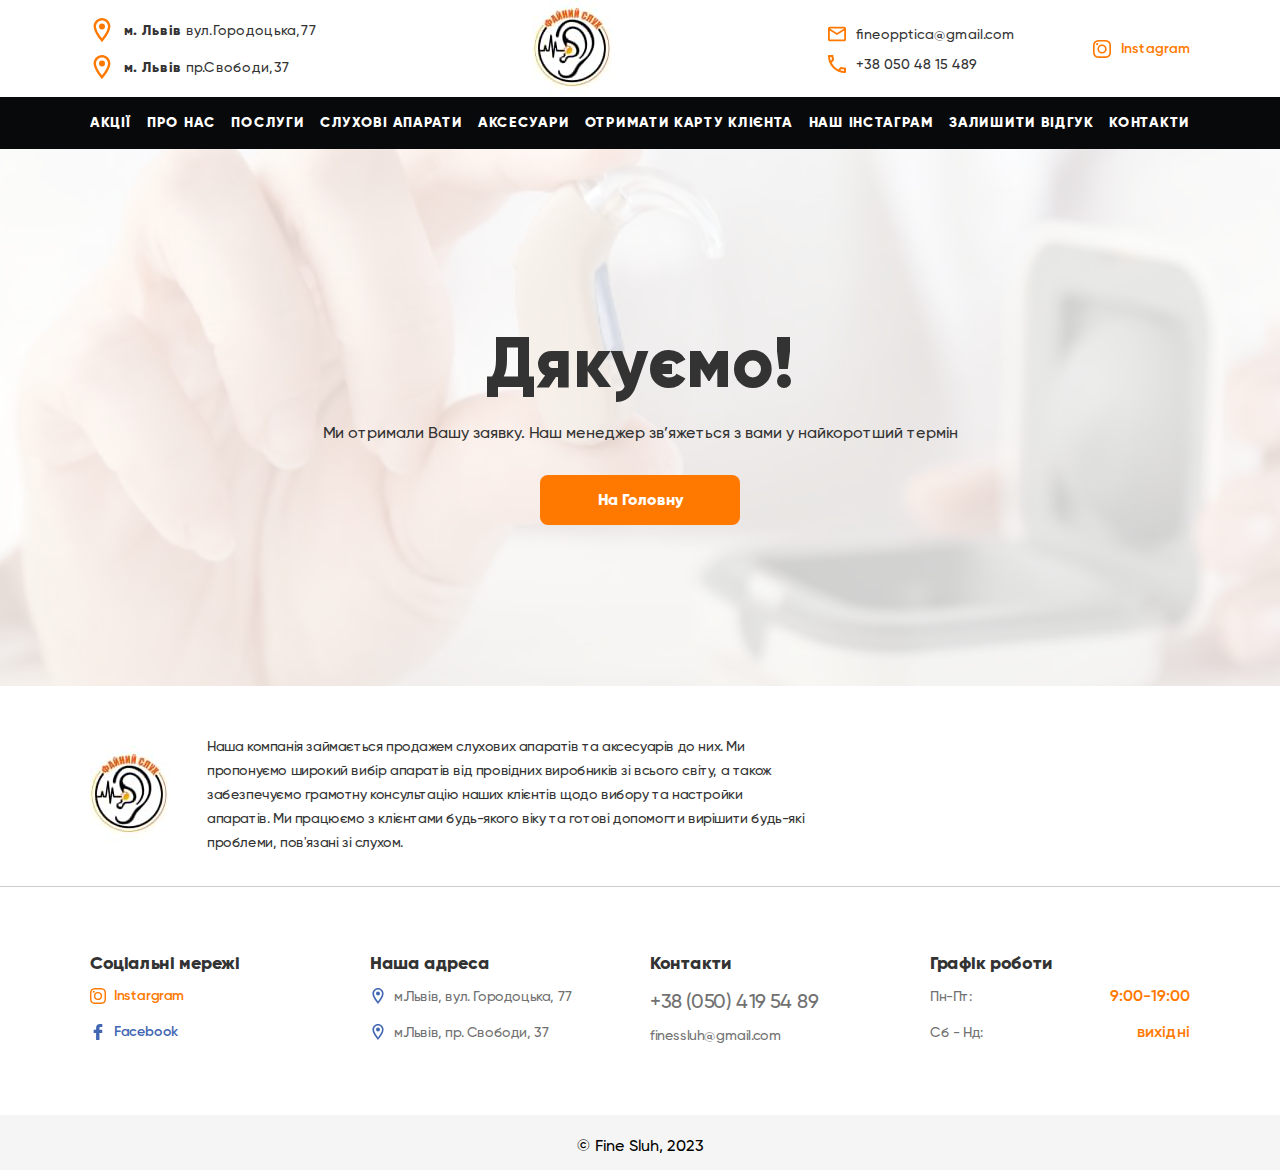
<file: thanks.html>
<!DOCTYPE html><html lang="uk"><head><meta charset="utf-8"><meta content="IE=edge" http-equiv="X-UA-Compatible"><meta content="width=device-width,initial-scale=1" name="viewport"><meta name="description" content="
   Наша компанія - це провідний виробник слухових апаратів зі значним досвідом у галузі. Ми працюємо з уважністю до деталей, щоб забезпечити максимально
   точні налаштування для кожного клієнта. Наша мета - покращити якість життя людей, які стикаються з проблемами зі слухом.
   Ми використовуємо найновіші технології та матеріали для створення продуктів найвищої якості. 
   Наша команда складається з досвідчених фахівців, які працюють з великою відданістю і турботою про кожного клієнта.
   Ми завжди готові надати нашим клієнтам професійну допомогу та поради. Заходьте до нашого офісу та дізнайтеся більше про наші продукти та послуги.
   "><meta name="keywords" content="слухові апарати"><meta name="author" content="Dmitry Conquer"><link rel="icon" href="./img/ico/favicon.ico"><link href="./css/style.min.css" rel="stylesheet"><title>Дякуємо!</title></head><body><div class="wrapper"><header class="header"><div class="header__top top-header"><div class="top-header__container"><div class="top-header__inner"><address class="top-header__location location-header _menu-item" data-da=".bottom-header__menu,991.98,1"><a href="#map" class="location-header__item"><svg class="icon-location" aria-hidden="true"><use href="./sprites/sprite.svg#icon-location"></use></svg> <span><strong>м. Львів</strong> вул.Городоцька,77</span> </a><a href="#map" class="location-header__item"><svg class="icon-location" aria-hidden="true"><use href="./sprites/sprite.svg#icon-location"></use></svg> <span><strong>м. Львів</strong> пр.Свободи,37</span></a></address><a href="#" class="top-header__logo _imw" aria-label="логотип компанії"><img src="./img/content/logos/logo-pc.jpg" alt="логотип компанії"></a><address class="top-header__socials socials-header"><a class="socials-header__item _menu-item" href="mailto:fineopptica@gmail.com" aria-label="надіслати електронний лист" data-da=".bottom-header__menu,991.98,3"><svg class="icon-email" aria-hidden="true"><use href="./sprites/sprite.svg#icon-email"></use></svg> <span>fineopptica@gmail.com</span> </a><a class="socials-header__item" href="tel:+380504195489" aria-label="зателефонувати"><svg class="icon-phone" aria-hidden="true"><use href="./sprites/sprite.svg#icon-phone"></use></svg> <span>+38 050 48 15 489</span> </a><a class="socials-header__item socials-header__item_instagram _menu-item" href="instagram.com" aria-label="посилання на сторінку інстаграм" data-da=".bottom-header__menu,991.98,2"><svg class="icon-instagram" aria-hidden="true"><use href="./sprites/sprite.svg#icon-instagram"></use></svg> <span>Instagram</span></a></address><button class="top-header__icon _menu-icon" type="button"><span></span></button></div></div></div><div class="header__bottom bottom-header"><div class="bottom-header__container"><div class="bottom-header__inner"><div class="bottom-header__menu menu _menu-header"><nav class="menu__navigation"><ul class="menu__list"><li class="menu__item _menu-item"><a href="#" class="menu__link _menu-link _active-link">АКЦІЇ</a></li><li class="menu__item _menu-item"><a href="#" class="menu__link _menu-link">ПРО НАС</a></li><li class="menu__item _menu-item"><a href="#" class="menu__link _menu-link">ПОСЛУГИ</a></li><li class="menu__item _menu-item"><a href="#" class="menu__link _menu-link">СЛУХОВІ АПАРАТИ</a></li><li class="menu__item _menu-item"><a href="#" class="menu__link _menu-link">АКСЕСУАРИ</a></li><li class="menu__item _menu-item"><a href="#" class="menu__link _menu-link">ОТРИМАТИ КАРТУ КЛІЄНТА</a></li><li class="menu__item _menu-item"><a href="#" class="menu__link _menu-link">НАШ ІНСТАГРАМ</a></li><li class="menu__item _menu-item"><a href="#" class="menu__link _menu-link">ЗАЛИШИТИ ВІДГУК</a></li><li class="menu__item _menu-item"><a href="#" class="menu__link _menu-link">КОНТАКТИ</a></li></ul></nav></div></div></div></div></header><main><section class="thanks"><div class="thanks__container"><div class="thanks__content"><h1 class="thanks__title">Дякуємо!</h1><p class="thanks__text">Ми отримали Вашу заявку. Наш менеджер зв’яжеться з вами у найкоротший термін</p><a href="index.html" class="thanks__button button button_primary">На Головну</a></div></div></section></main><footer class="footer"><div class="footer__top top-footer"><div class="footer__container"><div class="top-footer__inner"><a href="#hero" class="footer__logo _imw"><img src="./img/content/logos/logo-pc.jpg" alt="логотип компанії"></a><p class="footer__text">Наша компанія займається продажем слухових апаратів та аксесуарів до них. Ми пропонуємо широкий вибір апаратів від провідних виробників зі всього світу, а також забезпечуємо грамотну консультацію наших клієнтів щодо вибору та настройки апаратів. Ми працюємо з клієнтами будь-якого віку та готові допомогти вирішити будь-які проблеми, пов'язані зі слухом.</p></div></div></div><div class="footer__main main-footer"><div class="footer__container"><div class="main-footer__inner"><div class="footer__column footer__column_socials column-footer"><p class="column-footer__title">Соціальні мережі</p><ul class="column-footer__list"><li class="column-footer__item"><a class="column-footer__link column-footer__link_instagram" href="instagram.com" target="_blank"><svg class="icon-instagram"><use href="./sprites/sprite.svg#icon-instagram"></use></svg> <span>Instargram</span></a></li><li class="column-footer__item"><a class="column-footer__link column-footer__link_facebook" href="facebook.com" target="_blank"><svg class="icon-facebook"><use href="./sprites/sprite.svg#icon-facebook"></use></svg> <span>Facebook</span></a></li></ul></div><div class="footer__column footer__column_address column-footer"><p class="column-footer__title">Наша адреса</p><ul class="column-footer__list"><li class="column-footer__item"><a class="column-footer__link" href="#map"><svg class="icon-location"><use href="./sprites/sprite.svg#icon-location"></use></svg> <span>м.Львів, вул. Городоцька, 77</span></a></li><li class="column-footer__item"><a class="column-footer__link" href="#map"><svg class="icon-location"><use href="./sprites/sprite.svg#icon-location"></use></svg> <span>м.Львів, пр. Свободи, 37</span></a></li></ul></div><div class="footer__column footer__column_contacts column-footer"><p class="column-footer__title">Контакти</p><ul class="column-footer__list"><li class="column-footer__item column-footer__item_phone"><a href="tel:+380504195489" class="column-footer__link column-footer__link_phone">+38 (050) 419 54 89</a></li><li class="column-footer__item"><a href="mailto:finessluh@gmail.com" class="column-footer__link">finessluh@gmail.com</a></li></ul></div><div class="footer__column footer__column_time column-footer"><p class="column-footer__title">Графік роботи</p><ul class="column-footer__list"><li class="column-footer__item"><span>Пн-Пт:</span><p class="column-footer__time">9:00-19:00</p></li><li class="column-footer__item"><span>Cб - Нд:</span><p class="column-footer__time">вихідні</p></li></ul></div></div></div></div><div class="footer__bottom bottom-footer"><div class="bottom-footer__inner"><p class="footer__copyright">© Fine Sluh, 2023</p></div></div></footer></div><script type="module" src="./js/app.min.js"></script></body></html>
</file>
<file: css/style.min.css>
@charset "UTF-8";@font-face{font-family:swiper-icons;src:url("data:application/font-woff;charset=utf-8;base64, [base64]//wADZ2x5ZgAAAywAAADMAAAD2MHtryVoZWFkAAABbAAAADAAAAA2E2+eoWhoZWEAAAGcAAAAHwAAACQC9gDzaG10eAAAAigAAAAZAAAArgJkABFsb2NhAAAC0AAAAFoAAABaFQAUGG1heHAAAAG8AAAAHwAAACAAcABAbmFtZQAAA/gAAAE5AAACXvFdBwlwb3N0AAAFNAAAAGIAAACE5s74hXjaY2BkYGAAYpf5Hu/j+W2+MnAzMYDAzaX6QjD6/4//Bxj5GA8AuRwMYGkAPywL13jaY2BkYGA88P8Agx4j+/8fQDYfA1AEBWgDAIB2BOoAeNpjYGRgYNBh4GdgYgABEMnIABJzYNADCQAACWgAsQB42mNgYfzCOIGBlYGB0YcxjYGBwR1Kf2WQZGhhYGBiYGVmgAFGBiQQkOaawtDAoMBQxXjg/wEGPcYDDA4wNUA2CCgwsAAAO4EL6gAAeNpj2M0gyAACqxgGNWBkZ2D4/wMA+xkDdgAAAHjaY2BgYGaAYBkGRgYQiAHyGMF8FgYHIM3DwMHABGQrMOgyWDLEM1T9/w8UBfEMgLzE////P/5//f/V/xv+r4eaAAeMbAxwIUYmIMHEgKYAYjUcsDAwsLKxc3BycfPw8jEQA/[base64]/uznmfPFBNODM2K7MTQ45YEAZqGP81AmGGcF3iPqOop0r1SPTaTbVkfUe4HXj97wYE+yNwWYxwWu4v1ugWHgo3S1XdZEVqWM7ET0cfnLGxWfkgR42o2PvWrDMBSFj/IHLaF0zKjRgdiVMwScNRAoWUoH78Y2icB/yIY09An6AH2Bdu/UB+yxopYshQiEvnvu0dURgDt8QeC8PDw7Fpji3fEA4z/PEJ6YOB5hKh4dj3EvXhxPqH/SKUY3rJ7srZ4FZnh1PMAtPhwP6fl2PMJMPDgeQ4rY8YT6Gzao0eAEA409DuggmTnFnOcSCiEiLMgxCiTI6Cq5DZUd3Qmp10vO0LaLTd2cjN4fOumlc7lUYbSQcZFkutRG7g6JKZKy0RmdLY680CDnEJ+UMkpFFe1RN7nxdVpXrC4aTtnaurOnYercZg2YVmLN/d/gczfEimrE/fs/bOuq29Zmn8tloORaXgZgGa78yO9/cnXm2BpaGvq25Dv9S4E9+5SIc9PqupJKhYFSSl47+Qcr1mYNAAAAeNptw0cKwkAAAMDZJA8Q7OUJvkLsPfZ6zFVERPy8qHh2YER+3i/BP83vIBLLySsoKimrqKqpa2hp6+jq6RsYGhmbmJqZSy0sraxtbO3sHRydnEMU4uR6yx7JJXveP7WrDycAAAAAAAH//wACeNpjYGRgYOABYhkgZgJCZgZNBkYGLQZtIJsFLMYAAAw3ALgAeNolizEKgDAQBCchRbC2sFER0YD6qVQiBCv/H9ezGI6Z5XBAw8CBK/m5iQQVauVbXLnOrMZv2oLdKFa8Pjuru2hJzGabmOSLzNMzvutpB3N42mNgZGBg4GKQYzBhYMxJLMlj4GBgAYow/P/PAJJhLM6sSoWKfWCAAwDAjgbRAAB42mNgYGBkAIIbCZo5IPrmUn0hGA0AO8EFTQAA") format("woff");font-weight:400;font-style:normal}:root{--swiper-theme-color:#007aff}.swiper,swiper-container{margin-left:auto;margin-right:auto;position:relative;overflow:hidden;list-style:none;padding:0;z-index:1;display:block}.swiper-vertical>.swiper-wrapper{-webkit-box-orient:vertical;-webkit-box-direction:normal;-ms-flex-direction:column;flex-direction:column}.swiper-wrapper{position:relative;width:100%;height:100%;z-index:1;display:-webkit-box;display:-ms-flexbox;display:flex;-webkit-transition-property:-webkit-transform;transition-property:-webkit-transform;-o-transition-property:transform;transition-property:transform;transition-property:transform,-webkit-transform;-webkit-transition-timing-function:var(--swiper-wrapper-transition-timing-function,initial);-o-transition-timing-function:var(--swiper-wrapper-transition-timing-function,initial);transition-timing-function:var(--swiper-wrapper-transition-timing-function,initial);-webkit-box-sizing:content-box;box-sizing:content-box}.swiper-android .swiper-slide,.swiper-wrapper{-webkit-transform:translate3d(0,0,0);transform:translate3d(0,0,0)}.swiper-horizontal{-ms-touch-action:pan-y;touch-action:pan-y}.swiper-vertical{-ms-touch-action:pan-x;touch-action:pan-x}.swiper-slide,swiper-slide{-ms-flex-negative:0;flex-shrink:0;width:100%;height:100%;position:relative;-webkit-transition-property:-webkit-transform;transition-property:-webkit-transform;-o-transition-property:transform;transition-property:transform;transition-property:transform,-webkit-transform;display:block}.swiper-slide-invisible-blank{visibility:hidden}.swiper-autoheight,.swiper-autoheight .swiper-slide{height:auto}.swiper-autoheight .swiper-wrapper{-webkit-box-align:start;-ms-flex-align:start;align-items:flex-start;-webkit-transition-property:height,-webkit-transform;transition-property:height,-webkit-transform;-o-transition-property:transform,height;transition-property:transform,height;transition-property:transform,height,-webkit-transform}.swiper-backface-hidden .swiper-slide{-webkit-transform:translateZ(0);transform:translateZ(0);-webkit-backface-visibility:hidden;backface-visibility:hidden}.swiper-3d.swiper-css-mode .swiper-wrapper{-webkit-perspective:1200px;perspective:1200px}.swiper-3d .swiper-wrapper{-webkit-transform-style:preserve-3d;transform-style:preserve-3d}.swiper-3d{-webkit-perspective:1200px;perspective:1200px}.swiper-3d .swiper-cube-shadow,.swiper-3d .swiper-slide,.swiper-3d .swiper-slide-shadow,.swiper-3d .swiper-slide-shadow-bottom,.swiper-3d .swiper-slide-shadow-left,.swiper-3d .swiper-slide-shadow-right,.swiper-3d .swiper-slide-shadow-top{-webkit-transform-style:preserve-3d;transform-style:preserve-3d}.swiper-3d .swiper-slide-shadow,.swiper-3d .swiper-slide-shadow-bottom,.swiper-3d .swiper-slide-shadow-left,.swiper-3d .swiper-slide-shadow-right,.swiper-3d .swiper-slide-shadow-top{position:absolute;left:0;top:0;width:100%;height:100%;pointer-events:none;z-index:10}.swiper-3d .swiper-slide-shadow{background:rgba(0,0,0,.15)}.swiper-3d .swiper-slide-shadow-left{background-image:-webkit-gradient(linear,right top,left top,from(rgba(0,0,0,.5)),to(rgba(0,0,0,0)));background-image:-o-linear-gradient(right,rgba(0,0,0,.5),rgba(0,0,0,0));background-image:linear-gradient(to left,rgba(0,0,0,.5),rgba(0,0,0,0))}.swiper-3d .swiper-slide-shadow-right{background-image:-webkit-gradient(linear,left top,right top,from(rgba(0,0,0,.5)),to(rgba(0,0,0,0)));background-image:-o-linear-gradient(left,rgba(0,0,0,.5),rgba(0,0,0,0));background-image:linear-gradient(to right,rgba(0,0,0,.5),rgba(0,0,0,0))}.swiper-3d .swiper-slide-shadow-top{background-image:-webkit-gradient(linear,left bottom,left top,from(rgba(0,0,0,.5)),to(rgba(0,0,0,0)));background-image:-o-linear-gradient(bottom,rgba(0,0,0,.5),rgba(0,0,0,0));background-image:linear-gradient(to top,rgba(0,0,0,.5),rgba(0,0,0,0))}.swiper-3d .swiper-slide-shadow-bottom{background-image:-webkit-gradient(linear,left top,left bottom,from(rgba(0,0,0,.5)),to(rgba(0,0,0,0)));background-image:-o-linear-gradient(top,rgba(0,0,0,.5),rgba(0,0,0,0));background-image:linear-gradient(to bottom,rgba(0,0,0,.5),rgba(0,0,0,0))}.swiper-css-mode>.swiper-wrapper{overflow:auto;scrollbar-width:none;-ms-overflow-style:none}.swiper-css-mode>.swiper-wrapper::-webkit-scrollbar{display:none}.swiper-css-mode>.swiper-wrapper>.swiper-slide{scroll-snap-align:start start}.swiper-horizontal.swiper-css-mode>.swiper-wrapper{-ms-scroll-snap-type:x mandatory;scroll-snap-type:x mandatory}.swiper-vertical.swiper-css-mode>.swiper-wrapper{-ms-scroll-snap-type:y mandatory;scroll-snap-type:y mandatory}.swiper-centered>.swiper-wrapper::before{content:"";-ms-flex-negative:0;flex-shrink:0;-webkit-box-ordinal-group:10000;-ms-flex-order:9999;order:9999}.swiper-centered>.swiper-wrapper>.swiper-slide{scroll-snap-align:center center;scroll-snap-stop:always}.swiper-centered.swiper-horizontal>.swiper-wrapper>.swiper-slide:first-child{-webkit-margin-start:var(--swiper-centered-offset-before);margin-inline-start:var(--swiper-centered-offset-before)}.swiper-centered.swiper-horizontal>.swiper-wrapper::before{height:100%;min-height:1px;width:var(--swiper-centered-offset-after)}.swiper-centered.swiper-vertical>.swiper-wrapper>.swiper-slide:first-child{-webkit-margin-before:var(--swiper-centered-offset-before);margin-block-start:var(--swiper-centered-offset-before)}.swiper-centered.swiper-vertical>.swiper-wrapper::before{width:100%;min-width:1px;height:var(--swiper-centered-offset-after)}.swiper-lazy-preloader{width:42px;height:42px;position:absolute;left:50%;top:50%;margin-left:-21px;margin-top:-21px;z-index:10;-webkit-transform-origin:50%;-ms-transform-origin:50%;transform-origin:50%;-webkit-box-sizing:border-box;box-sizing:border-box;border:4px solid var(--swiper-preloader-color,var(--swiper-theme-color));border-radius:50%;border-top-color:transparent}.swiper-watch-progress .swiper-slide-visible .swiper-lazy-preloader,.swiper:not(.swiper-watch-progress) .swiper-lazy-preloader,swiper-container:not(.swiper-watch-progress) .swiper-lazy-preloader{-webkit-animation:swiper-preloader-spin 1s infinite linear;animation:swiper-preloader-spin 1s infinite linear}.swiper-lazy-preloader-white{--swiper-preloader-color:#fff}.swiper-lazy-preloader-black{--swiper-preloader-color:#000}@-webkit-keyframes swiper-preloader-spin{0%{-webkit-transform:rotate(0);transform:rotate(0)}100%{-webkit-transform:rotate(360deg);transform:rotate(360deg)}}@keyframes swiper-preloader-spin{0%{-webkit-transform:rotate(0);transform:rotate(0)}100%{-webkit-transform:rotate(360deg);transform:rotate(360deg)}}:root{--swiper-navigation-size:44px}.swiper-button-next,.swiper-button-prev{position:absolute;top:var(--swiper-navigation-top-offset,50%);width:calc(var(--swiper-navigation-size)/ 44 * 27);height:var(--swiper-navigation-size);margin-top:calc(0px - var(--swiper-navigation-size)/ 2);z-index:10;cursor:pointer;display:-webkit-box;display:-ms-flexbox;display:flex;-webkit-box-align:center;-ms-flex-align:center;align-items:center;-webkit-box-pack:center;-ms-flex-pack:center;justify-content:center;color:var(--swiper-navigation-color,var(--swiper-theme-color))}.swiper-button-next.swiper-button-disabled,.swiper-button-prev.swiper-button-disabled{opacity:.35;cursor:auto;pointer-events:none}.swiper-button-next.swiper-button-hidden,.swiper-button-prev.swiper-button-hidden{opacity:0;cursor:auto;pointer-events:none}.swiper-navigation-disabled .swiper-button-next,.swiper-navigation-disabled .swiper-button-prev{display:none!important}.swiper-button-next:after,.swiper-button-prev:after{font-family:swiper-icons;font-size:var(--swiper-navigation-size);text-transform:none!important;letter-spacing:0;font-variant:initial;line-height:1}.swiper-button-prev,.swiper-rtl .swiper-button-next{left:var(--swiper-navigation-sides-offset,10px);right:auto}.swiper-button-prev:after,.swiper-rtl .swiper-button-next:after{content:"prev"}.swiper-button-next,.swiper-rtl .swiper-button-prev{right:var(--swiper-navigation-sides-offset,10px);left:auto}.swiper-button-next:after,.swiper-rtl .swiper-button-prev:after{content:"next"}.swiper-button-lock{display:none}.swiper-pagination{position:absolute;text-align:center;-webkit-transition:.3s opacity;-o-transition:.3s opacity;transition:.3s opacity;-webkit-transform:translate3d(0,0,0);transform:translate3d(0,0,0);z-index:10}.swiper-pagination.swiper-pagination-hidden{opacity:0}.swiper-pagination-disabled>.swiper-pagination,.swiper-pagination.swiper-pagination-disabled{display:none!important}.swiper-horizontal>.swiper-pagination-bullets,.swiper-pagination-bullets.swiper-pagination-horizontal,.swiper-pagination-custom,.swiper-pagination-fraction{bottom:var(--swiper-pagination-bottom,8px);top:var(--swiper-pagination-top,auto);left:0;width:100%}.swiper-pagination-bullets-dynamic{overflow:hidden;font-size:0}.swiper-pagination-bullets-dynamic .swiper-pagination-bullet{-webkit-transform:scale(.33);-ms-transform:scale(.33);transform:scale(.33);position:relative}.swiper-pagination-bullets-dynamic .swiper-pagination-bullet-active{-webkit-transform:scale(1);-ms-transform:scale(1);transform:scale(1)}.swiper-pagination-bullets-dynamic .swiper-pagination-bullet-active-main{-webkit-transform:scale(1);-ms-transform:scale(1);transform:scale(1)}.swiper-pagination-bullets-dynamic .swiper-pagination-bullet-active-prev{-webkit-transform:scale(.66);-ms-transform:scale(.66);transform:scale(.66)}.swiper-pagination-bullets-dynamic .swiper-pagination-bullet-active-prev-prev{-webkit-transform:scale(.33);-ms-transform:scale(.33);transform:scale(.33)}.swiper-pagination-bullets-dynamic .swiper-pagination-bullet-active-next{-webkit-transform:scale(.66);-ms-transform:scale(.66);transform:scale(.66)}.swiper-pagination-bullets-dynamic .swiper-pagination-bullet-active-next-next{-webkit-transform:scale(.33);-ms-transform:scale(.33);transform:scale(.33)}.swiper-pagination-bullet{width:var(--swiper-pagination-bullet-width,var(--swiper-pagination-bullet-size,8px));height:var(--swiper-pagination-bullet-height,var(--swiper-pagination-bullet-size,8px));display:inline-block;border-radius:var(--swiper-pagination-bullet-border-radius,50%);background:var(--swiper-pagination-bullet-inactive-color,#000);opacity:var(--swiper-pagination-bullet-inactive-opacity,.2)}button.swiper-pagination-bullet{border:none;margin:0;padding:0;-webkit-box-shadow:none;box-shadow:none;-webkit-appearance:none;-moz-appearance:none;appearance:none}.swiper-pagination-clickable .swiper-pagination-bullet{cursor:pointer}.swiper-pagination-bullet:only-child{display:none!important}.swiper-pagination-bullet-active{opacity:var(--swiper-pagination-bullet-opacity,1);background:var(--swiper-pagination-color,var(--swiper-theme-color))}.swiper-pagination-vertical.swiper-pagination-bullets,.swiper-vertical>.swiper-pagination-bullets{right:var(--swiper-pagination-right,8px);left:var(--swiper-pagination-left,auto);top:50%;-webkit-transform:translate3d(0,-50%,0);transform:translate3d(0,-50%,0)}.swiper-pagination-vertical.swiper-pagination-bullets .swiper-pagination-bullet,.swiper-vertical>.swiper-pagination-bullets .swiper-pagination-bullet{margin:var(--swiper-pagination-bullet-vertical-gap,6px) 0;display:block}.swiper-pagination-vertical.swiper-pagination-bullets.swiper-pagination-bullets-dynamic,.swiper-vertical>.swiper-pagination-bullets.swiper-pagination-bullets-dynamic{top:50%;-webkit-transform:translateY(-50%);-ms-transform:translateY(-50%);transform:translateY(-50%);width:8px}.swiper-pagination-vertical.swiper-pagination-bullets.swiper-pagination-bullets-dynamic .swiper-pagination-bullet,.swiper-vertical>.swiper-pagination-bullets.swiper-pagination-bullets-dynamic .swiper-pagination-bullet{display:inline-block;-webkit-transition:.2s top,.2s -webkit-transform;transition:.2s top,.2s -webkit-transform;-o-transition:.2s transform,.2s top;transition:.2s transform,.2s top;transition:.2s transform,.2s top,.2s -webkit-transform}.swiper-horizontal>.swiper-pagination-bullets .swiper-pagination-bullet,.swiper-pagination-horizontal.swiper-pagination-bullets .swiper-pagination-bullet{margin:0 var(--swiper-pagination-bullet-horizontal-gap,4px)}.swiper-horizontal>.swiper-pagination-bullets.swiper-pagination-bullets-dynamic,.swiper-pagination-horizontal.swiper-pagination-bullets.swiper-pagination-bullets-dynamic{left:50%;-webkit-transform:translateX(-50%);-ms-transform:translateX(-50%);transform:translateX(-50%);white-space:nowrap}.swiper-horizontal>.swiper-pagination-bullets.swiper-pagination-bullets-dynamic .swiper-pagination-bullet,.swiper-pagination-horizontal.swiper-pagination-bullets.swiper-pagination-bullets-dynamic .swiper-pagination-bullet{-webkit-transition:.2s left,.2s -webkit-transform;transition:.2s left,.2s -webkit-transform;-o-transition:.2s transform,.2s left;transition:.2s transform,.2s left;transition:.2s transform,.2s left,.2s -webkit-transform}.swiper-horizontal.swiper-rtl>.swiper-pagination-bullets-dynamic .swiper-pagination-bullet,:host(.swiper-horizontal.swiper-rtl) .swiper-pagination-bullets-dynamic .swiper-pagination-bullet{-webkit-transition:.2s right,.2s -webkit-transform;transition:.2s right,.2s -webkit-transform;-o-transition:.2s transform,.2s right;transition:.2s transform,.2s right;transition:.2s transform,.2s right,.2s -webkit-transform}.swiper-pagination-fraction{color:var(--swiper-pagination-fraction-color,inherit)}.swiper-pagination-progressbar{background:var(--swiper-pagination-progressbar-bg-color,rgba(0,0,0,.25));position:absolute}.swiper-pagination-progressbar .swiper-pagination-progressbar-fill{background:var(--swiper-pagination-color,var(--swiper-theme-color));position:absolute;left:0;top:0;width:100%;height:100%;-webkit-transform:scale(0);-ms-transform:scale(0);transform:scale(0);-webkit-transform-origin:left top;-ms-transform-origin:left top;transform-origin:left top}.swiper-rtl .swiper-pagination-progressbar .swiper-pagination-progressbar-fill{-webkit-transform-origin:right top;-ms-transform-origin:right top;transform-origin:right top}.swiper-horizontal>.swiper-pagination-progressbar,.swiper-pagination-progressbar.swiper-pagination-horizontal,.swiper-pagination-progressbar.swiper-pagination-vertical.swiper-pagination-progressbar-opposite,.swiper-vertical>.swiper-pagination-progressbar.swiper-pagination-progressbar-opposite{width:100%;height:var(--swiper-pagination-progressbar-size,4px);left:0;top:0}.swiper-horizontal>.swiper-pagination-progressbar.swiper-pagination-progressbar-opposite,.swiper-pagination-progressbar.swiper-pagination-horizontal.swiper-pagination-progressbar-opposite,.swiper-pagination-progressbar.swiper-pagination-vertical,.swiper-vertical>.swiper-pagination-progressbar{width:var(--swiper-pagination-progressbar-size,4px);height:100%;left:0;top:0}.swiper-pagination-lock{display:none}*{margin:0;padding:0;border:0}*,::after,::before{-webkit-box-sizing:border-box;box-sizing:border-box}svg{display:block;pointer-events:none}:active,:focus,a:active,a:focus,button:focus,input:focus{border:none;outline:0;-webkit-box-shadow:none;box-shadow:none}:focus-visible,a:focus-visible,button:focus-visible,input:focus-visible{border:1px solid #23262e;outline:1px solid #fff;outline-offset:0}aside,footer,header,nav{display:block}body,html{width:100%;height:100%;font-size:100%;line-height:1;-webkit-text-size-adjust:100%;-moz-text-size-adjust:100%;-ms-text-size-adjust:100%;text-size-adjust:100%}a,button,input,optgroup,select,textarea{color:inherit;font-size:inherit;font-family:inherit}input::-ms-clear,input::-ms-reveal{display:none}[type=button],[type=reset],[type=submit],button{background-color:transparent;cursor:pointer;-webkit-appearance:button;-moz-appearance:button;appearance:button}[type=button]::-moz-focus-inner,[type=reset]::-moz-focus-inner,[type=submit]::-moz-focus-inner,button::-moz-focus-inner{padding:0;border:0;border-style:none}[type=search]::-webkit-search-decoration{-webkit-appearance:none;appearance:none}[type=text]{background-color:transparent}::-webkit-file-upload-button{font:inherit;-webkit-appearance:button;appearance:button}[type=number]::-webkit-inner-spin-button,[type=number]::-webkit-outer-spin-button{height:auto}img{vertical-align:top;border-style:none}label{cursor:pointer}a,a:visited{text-decoration:none}a:hover{text-decoration:none}ul li{list-style:none}address{font-style:normal}h1,h2,h3,h4,h5,h6{font-weight:inherit;font-size:inherit}@font-face{src:url(../fonts/Gilroy-Light.woff2) format("woff2");font-family:Gilroy;font-weight:300;font-style:normal;font-display:swap}@font-face{src:url(../fonts/Gilroy-Regular.woff2) format("woff2");font-family:Gilroy;font-weight:400;font-style:normal;font-display:swap}@font-face{src:url(../fonts/Gilroy-Medium.woff2) format("woff2");font-family:Gilroy;font-weight:500;font-style:normal;font-display:swap}@font-face{src:url(../fonts/Gilroy-SemiBold.woff2) format("woff2");font-family:Gilroy;font-weight:600;font-style:normal;font-display:swap}@font-face{src:url(../fonts/Gilroy-ExtraBold.woff2) format("woff2");font-family:Gilroy;font-weight:800;font-style:normal;font-display:swap}@font-face{src:url(../fonts/Gilroy-Bold.woff2) format("woff2");font-family:Gilroy;font-weight:900;font-style:normal;font-display:swap}html{scroll-behavior:smooth;scroll-padding-top:30px}body{font-family:Gilroy,sans-serif;font-weight:500;font-size:16px}body._lock{overflow:hidden;-ms-touch-action:none;touch-action:none}.wrapper{display:-webkit-box;display:-ms-flexbox;display:flex;-webkit-box-orient:vertical;-webkit-box-direction:normal;-ms-flex-direction:column;flex-direction:column;overflow:hidden;min-height:100%}.wrapper main{-webkit-box-flex:1;-ms-flex:1 1 auto;flex:1 1 auto}[class*=__container]{margin:0 auto;padding:0 15px;max-width:1130px}.left-container{margin:0;padding:0 0 0 calc((100% - 1130px)/ 2 + 15px);max-width:none}._imw img{display:block;width:100%;height:100%;-o-object-fit:cover;object-fit:cover}._ibg{position:relative}._ibg img{position:absolute;left:0;top:0;width:100%;height:100%;-o-object-fit:cover;object-fit:cover}.visually-hidden{position:absolute;overflow:hidden;margin:-1px;border:0;padding:0;width:1px;height:1px;white-space:nowrap;clip:rect(0,0,0,0)}.button-wrapper{display:-webkit-box;display:-ms-flexbox;display:flex;-webkit-box-pack:center;-ms-flex-pack:center;justify-content:center}.section-title{position:relative;font-weight:700;font-size:14px;line-height:2.1428571429;letter-spacing:.2em;text-transform:uppercase;color:#ff7900;display:-webkit-inline-box;display:-ms-inline-flexbox;display:inline-flex;-webkit-box-align:center;-ms-flex-align:center;align-items:center;gap:0 7px;margin-bottom:.7142857143em}.section-title::before{content:"";width:31px;height:3px;background-color:#ff7900}.section-sub-title{font-weight:700;font-size:34px;font-size:calc(20px + 14 * (100vw - 320px)/ 810);line-height:1.3235294118;color:#4c4c4c;margin-bottom:.9714285714em}.button{height:calc(34px + 16 * (100vw - 320px)/ 810);font-size:calc(14px + 2 * (100vw - 320px)/ 810);display:-webkit-inline-box;display:-ms-inline-flexbox;display:inline-flex;-webkit-box-align:center;-ms-flex-align:center;align-items:center;-webkit-box-pack:center;-ms-flex-pack:center;justify-content:center;border-radius:8px;font-weight:700;line-height:1.875;background-color:#fff}.button_primary{background:#ff7900;color:#fff}.button_secondary{border:1px solid #ff7900;color:#ff7900}.button_form{height:calc(40px + 10 * (100vw - 320px)/ 810);color:#4c4c4c}.button-slider{display:-webkit-inline-box;display:-ms-inline-flexbox;display:inline-flex;-webkit-box-align:center;-ms-flex-align:center;align-items:center;-webkit-box-pack:center;-ms-flex-pack:center;justify-content:center;background-color:#ff7900;border-radius:8px;width:50px;height:50px}.button-slider svg{width:20px;height:20px}.header{position:fixed;z-index:999;top:0;left:0;width:100%}.top-header{position:relative;-webkit-transition:all .3s ease 0s;-o-transition:all .3s ease 0s;transition:all .3s ease 0s}.top-header::after{content:"";position:absolute;z-index:11;width:100%;height:100%;top:0;left:0;background-color:#fff}.top-header__inner{display:-webkit-box;display:-ms-flexbox;display:flex;-webkit-box-align:center;-ms-flex-align:center;align-items:center;-webkit-box-pack:justify;-ms-flex-pack:justify;justify-content:space-between;gap:20px}.top-header__logo{-webkit-box-flex:0;-ms-flex:0 0 79px;flex:0 0 79px;-webkit-transition:-webkit-transform .3s ease;transition:-webkit-transform .3s ease;-o-transition:transform .3s ease;transition:transform .3s ease;transition:transform .3s ease,-webkit-transform .3s ease;position:relative;z-index:12}.top-header__icon{cursor:pointer;position:relative;z-index:12;display:-webkit-box;display:-ms-flexbox;display:flex;-webkit-box-flex:0;-ms-flex:0 0 22px;flex:0 0 22px;height:14px}.top-header__icon span,.top-header__icon::after,.top-header__icon::before{pointer-events:none;content:"";-webkit-transition:all .3s ease 0s;-o-transition:all .3s ease 0s;transition:all .3s ease 0s;position:absolute;width:100%;height:2px;background-color:#ff7900}.top-header__icon::before{top:0}.top-header__icon::after{bottom:0}.top-header__icon span{top:calc(50% - 1px);opacity:1}.top-header__icon._active-menu-icon span{opacity:0}.top-header__icon._active-menu-icon::before{top:calc(50% - 1px);-webkit-transform:rotate(-45deg);-ms-transform:rotate(-45deg);transform:rotate(-45deg)}.top-header__icon._active-menu-icon::after{bottom:calc(50% - 1px);-webkit-transform:rotate(45deg);-ms-transform:rotate(45deg);transform:rotate(45deg)}.location-header{position:relative;z-index:12}.location-header__item{display:-webkit-box;display:-ms-flexbox;display:flex;-webkit-box-align:center;-ms-flex-align:center;align-items:center;gap:0 10px}.location-header__item:not(:last-child){margin-bottom:10px}.location-header__item svg{width:24px;height:24px;fill:#ff7900}.location-header__item span{font-size:14px;line-height:1.8571428571;letter-spacing:.02em;color:#333;-webkit-transition:color .3s ease;-o-transition:color .3s ease;transition:color .3s ease}.location-header__item span strong{font-weight:800}.socials-header{position:relative;z-index:12}.socials-header__item{display:-webkit-box;display:-ms-flexbox;display:flex;-webkit-box-align:center;-ms-flex-align:center;align-items:center;gap:0 10px}.socials-header__item svg{width:18px;height:18px}.socials-header__item span{font-size:14px;line-height:2.1428571429;color:#333;-webkit-transition:color .3s ease;-o-transition:color .3s ease;transition:color .3s ease}.socials-header__item_instagram{-ms-grid-row:1;-ms-grid-row-span:2;grid-row:1/3;-ms-grid-column:2;-ms-grid-column-span:1;grid-column:2/3}.socials-header__item_instagram span{font-weight:600;color:#ff7900}.bottom-header{-webkit-transition:all .2s ease 0s;-o-transition:all .2s ease 0s;transition:all .2s ease 0s}.menu{overflow:auto}.menu._active-menu-header{right:0;opacity:1}.menu__list{display:-webkit-box;display:-ms-flexbox;display:flex;-webkit-box-pack:justify;-ms-flex-pack:justify;justify-content:space-between;-webkit-box-align:center;-ms-flex-align:center;align-items:center;gap:15px}.menu__item{text-align:center;-webkit-transition:all .3s ease 0s;-o-transition:all .3s ease 0s;transition:all .3s ease 0s}.menu__link{font-weight:700;font-size:14px;line-height:2;letter-spacing:.05em;text-transform:uppercase;color:#fff;-webkit-transition:color .3s ease;-o-transition:color .3s ease;transition:color .3s ease}.menu__link_.active-link{color:#ff7900}.modal-product{position:fixed;z-index:999;visibility:hidden;opacity:0;-webkit-transition:all .3s ease 0s;-o-transition:all .3s ease 0s;transition:all .3s ease 0s;pointer-events:none;inset:0}.modal-product._show-modal{overflow:auto;background-color:rgba(0,0,0,.5);visibility:visible;opacity:1;pointer-events:auto}.modal-product__body{display:-webkit-box;display:-ms-flexbox;display:flex;-webkit-box-align:center;-ms-flex-align:center;align-items:center;-webkit-box-pack:center;-ms-flex-pack:center;justify-content:center;width:100%;min-height:100%;padding:30px 15px 30px 15px}.modal-product__content{position:relative;display:-ms-grid;display:grid;-ms-grid-columns:41.4285714286% 1fr;grid-template-columns:41.4285714286% 1fr;-webkit-box-align:start;-ms-flex-align:start;align-items:start;gap:0 20px;width:100%;max-width:960px;color:#fafafa;background-color:#fff;visibility:hidden;padding-top:calc(25px + 69 * (100vw - 320px)/ 810);padding-bottom:calc(25px + 37 * (100vw - 320px)/ 810);padding-left:calc(15px + 80 * (100vw - 320px)/ 810);padding-right:calc(15px + 80 * (100vw - 320px)/ 810)}.modal-product__content._show-modal{visibility:visible;-webkit-animation:slide-in-blurred-top .6s cubic-bezier(.23,1,.32,1) both;animation:slide-in-blurred-top .6s cubic-bezier(.23,1,.32,1) both}.modal-product__cross{position:absolute;top:20px;right:20px;width:20px;height:20px}.modal-product__cross svg{fill:#333;width:100%;height:100%}.modal-product__title{font-size:calc(26px + 6 * (100vw - 320px)/ 810);font-weight:700;line-height:1.21875;letter-spacing:-.4px;text-transform:uppercase;color:#333;margin-bottom:1em;padding-bottom:20px;border-bottom:1px solid #ccc}.modal-product__text{font-size:calc(14px + 2 * (100vw - 320px)/ 810);line-height:1.875;color:#717171;margin-bottom:1.375em}.modal-product__button{width:100%;max-width:300;gap:0 10px;margin-bottom:32px}.modal-product__button svg{width:16px;height:16px;fill:#fff}.info-product{color:#ff7900}.info-product__title{background-color:#ffefe1;padding:18px 22px;font-weight:800;font-size:18px;line-height:1.2222222222;letter-spacing:.01em}.info-product__body{background-color:#fff8ed;padding:13px 22px}.info-product__item{display:-webkit-box;display:-ms-flexbox;display:flex;-webkit-box-align:center;-ms-flex-align:center;align-items:center;-webkit-box-pack:justify;-ms-flex-pack:justify;justify-content:space-between;font-weight:600;font-size:14px;line-height:2.1428571429;letter-spacing:-.4px}.info-product__item>div{padding-top:6px;width:100%;border-bottom:1px dashed #ff7900}.info-product__term{padding-right:6px;white-space:nowrap}.info-product__desc{padding-left:6px;white-space:nowrap;color:#333}@-webkit-keyframes slide-in-blurred-top{0%{opacity:0}100%{opacity:1}}@keyframes slide-in-blurred-top{0%{opacity:0}100%{opacity:1}}.footer__logo{-webkit-box-flex:0;-ms-flex:0 0 79px;flex:0 0 79px}.footer__text{max-width:600px;font-size:14px;line-height:1.7142857143;letter-spacing:-.4px;color:#333}.footer__column_address a,.footer__column_contacts a{-webkit-transition:color .3s ease;-o-transition:color .3s ease;transition:color .3s ease}.footer__column_time .column-footer__item{display:-webkit-box;display:-ms-flexbox;display:flex;-webkit-box-align:center;-ms-flex-align:center;align-items:center;-webkit-box-pack:justify;-ms-flex-pack:justify;justify-content:space-between}.footer__column_time .column-footer__item p{color:#ff7900;font-weight:600}.footer__column_time .column-footer__item span{font-size:14px;line-height:1.7142857143;letter-spacing:-.4px;color:#717171}.column-footer svg{width:16px;height:16px;fill:#4267b2}.column-footer__title{font-weight:700;font-size:18px;line-height:.75;letter-spacing:-.4px;color:#333;margin-bottom:.7222222222em}.column-footer__item:not(:last-child){margin-bottom:12px}.column-footer__item_phone:not(:last-child){margin-bottom:5px}.column-footer__link{display:-webkit-box;display:-ms-flexbox;display:flex;-webkit-box-align:center;-ms-flex-align:center;align-items:center;gap:0 8px;font-size:14px;line-height:1.7142857143;letter-spacing:-.4px;color:#717171}.column-footer__link_instagram{font-weight:600;color:#ff7900}.column-footer__link_facebook{font-weight:600;color:#4267b2}.column-footer__link_phone{font-size:20px}.top-footer{border-bottom:1px solid #cecece;background-color:#fff}.top-footer__inner{padding:48px 0 32px 0;display:-webkit-box;display:-ms-flexbox;display:flex;-webkit-box-align:center;-ms-flex-align:center;align-items:center;gap:38px}.main-footer__inner{padding:70px 0 68px 0;background-color:#fff;display:-ms-grid;display:grid;-webkit-box-pack:justify;-ms-flex-pack:justify;justify-content:space-between;-ms-grid-columns:(1fr)[4];grid-template-columns:repeat(4,1fr);gap:20px}.bottom-footer__inner{background-color:#f5f5f5;padding:23px 0 16px 0;display:-webkit-box;display:-ms-flexbox;display:flex;-webkit-box-align:center;-ms-flex-align:center;align-items:center;-webkit-box-pack:center;-ms-flex-pack:center;justify-content:center}.hero{padding-top:149px;background:url(../img/content/hero/bg.jpg) center/cover no-repeat #cecece;position:relative}.hero::after{content:"";position:absolute;width:100%;height:100%;inset:0;background-color:#fff;opacity:.6}.hero__container{position:relative}.hero__content{position:relative;z-index:2;padding-top:calc(50px + 103 * (100vw - 320px)/ 810);padding-bottom:calc(50px + 160 * (100vw - 320px)/ 810)}.hero__title{font-weight:700;font-size:calc(28px + 14 * (100vw - 320px)/ 810);line-height:1.2142857143;color:#333;margin-bottom:1.4em}.hero__button{width:100%;width:255px}.socials-hero{position:absolute;z-index:99;width:calc(50px + 46 * (100vw - 320px)/ 810);height:calc(50px + 46 * (100vw - 320px)/ 810);right:40px;bottom:40px}.socials-hero__content{display:-webkit-box;display:-ms-flexbox;display:flex;-webkit-box-align:center;-ms-flex-align:center;align-items:center;-webkit-box-pack:center;-ms-flex-pack:center;justify-content:center;position:relative;width:100%;height:100%}.socials-hero__content input:focus-visible+label{border:1px solid #000;outline:1px solid #fff}.socials-hero__content input:checked~ul>li:nth-of-type(1){top:calc(-90% * 1 - 8px);opacity:1;visibility:visible}.socials-hero__content input:checked~ul>li:nth-of-type(2){top:calc(-90% * 2 - 8px);opacity:1;visibility:visible}.socials-hero__content input:checked~ul>li:nth-of-type(3){top:calc(-90% * 3 - 8px);opacity:1;visibility:visible}.socials-hero__content input:checked~ul>li:nth-of-type(4){top:calc(-90% * 4 - 8px);opacity:1;visibility:visible}.socials-hero__button{width:100%;height:100%}.socials-hero__button svg{width:100%;height:100%}.socials-hero__item{display:-webkit-box;display:-ms-flexbox;display:flex;-webkit-box-align:center;-ms-flex-align:center;align-items:center;-webkit-box-pack:center;-ms-flex-pack:center;justify-content:center;position:absolute;-webkit-box-shadow:0 4px 11px rgba(0,0,0,.55);box-shadow:0 4px 11px rgba(0,0,0,.55);width:76px;height:76px;border-radius:50%;top:0;left:50%;opacity:0;visibility:hidden;-webkit-transform:translateX(-50%);-ms-transform:translateX(-50%);transform:translateX(-50%);-webkit-transition:all .3s ease 0s;-o-transition:all .3s ease 0s;transition:all .3s ease 0s}.socials-hero__item_telegram{background-color:#74cdff}.socials-hero__item_telegram svg{width:26px;height:24px}.socials-hero__item_facebook{background-color:#4267b2}.socials-hero__item_facebook svg{width:13px;height:31px;fill:#fff}.socials-hero__item_viber{background-color:#844a92}.socials-hero__item_viber svg{width:32px;height:35px}.socials-hero__item_call{background-color:#64d06f}.socials-hero__item_call svg{width:22px;height:24px}.socials-hero__link{width:100%;height:100%;display:-webkit-box;display:-ms-flexbox;display:flex;-webkit-box-align:center;-ms-flex-align:center;align-items:center;-webkit-box-pack:center;-ms-flex-pack:center;justify-content:center}.socials-hero__link svg{width:24px;height:24px}.about__container{display:-webkit-box;display:-ms-flexbox;display:flex;position:relative}.about__image{position:absolute;width:calc(190px + 160 * (100vw - 320px)/ 810);z-index:2;top:50%;left:0;-webkit-transform:translate(-50%,-50%);-ms-transform:translate(-50%,-50%);transform:translate(-50%,-50%)}.left-about{display:-webkit-box;display:-ms-flexbox;display:flex;-webkit-box-align:center;-ms-flex-align:center;align-items:center;-webkit-box-pack:center;-ms-flex-pack:center;justify-content:center;background-color:#4c4c4c;color:#fff;position:relative}.left-about::after{content:"";background:url(../img/decor/dots.png) center/cover no-repeat;position:absolute;width:176px;height:191px;bottom:18.5378590078%;right:29px}.left-about__list{max-width:208px;color:#fff;position:relative}.left-about__list::before{content:"";background:url(../img/decor/dots.png) center/cover no-repeat;position:absolute;width:176px;height:191px;top:-100%;left:0}.left-about__item:not(:last-child){margin-bottom:57px}.left-about__title{font-weight:800;margin-bottom:.125em}.left-about__title span{display:block;font-size:32px;line-height:1.21875;margin-bottom:.375em;line-height:1.625}.left-about__text{font-size:14px;line-height:26px;line-height:1.8571428571}.right-about{background-color:#f5f5f5;position:relative;display:-webkit-box;display:-ms-flexbox;display:flex;-webkit-box-orient:vertical;-webkit-box-direction:normal;-ms-flex-direction:column;flex-direction:column;-webkit-box-align:center;-ms-flex-align:center;align-items:center}.right-about__body{max-width:350px}.item-right-about{font-weight:400;line-height:2;color:#4c4c4c;font-size:calc(14px + 2 * (100vw - 320px)/ 810)}.item-right-about:not(:last-child){margin-bottom:20px}.item-right-about__title{display:-webkit-box;display:-ms-flexbox;display:flex;-webkit-box-align:center;-ms-flex-align:center;align-items:center;gap:0 8px;font-weight:600;line-height:1.875;color:#ff7900;margin-bottom:.3125em}.item-right-about__title svg{width:20px;height:20px}.services{padding-top:calc(50px + 26 * (100vw - 320px)/ 810)}.services__top{display:-ms-grid;display:grid;-ms-grid-columns:(1fr)[2];grid-template-columns:repeat(2,1fr);-webkit-box-align:center;-ms-flex-align:center;align-items:center;-webkit-column-gap:calc(30px + 93 * (100vw - 991.98px)/ 138.02);-moz-column-gap:calc(30px + 93 * (100vw - 991.98px)/ 138.02);column-gap:calc(30px + 93 * (100vw - 991.98px)/ 138.02);margin-bottom:38px}.services__sub-title{font-size:calc(22px + 6 * (100vw - 320px)/ 810)}.services__text{line-height:1.875;color:#717171}.services__text b{font-weight:600;color:#333}.services__body{background-color:#f5f5f5;padding:42px 96px;padding-top:calc(25px + 17 * (100vw - 320px)/ 810);padding-bottom:calc(25px + 17 * (100vw - 320px)/ 810);padding-left:calc(15px + 81 * (100vw - 320px)/ 810);padding-right:calc(15px + 81 * (100vw - 320px)/ 810)}.services__list{display:-ms-grid;display:grid;-ms-grid-columns:(1fr)[2];grid-template-columns:repeat(2,1fr);-webkit-box-pack:justify;-ms-flex-pack:justify;justify-content:space-between;row-gap:48px;-webkit-column-gap:calc(50px + 71 * (100vw - 767.98px)/ 362.02);-moz-column-gap:calc(50px + 71 * (100vw - 767.98px)/ 362.02);column-gap:calc(50px + 71 * (100vw - 767.98px)/ 362.02)}.item-services__title{font-weight:600;font-size:calc(18px + 2 * (100vw - 320px)/ 810);line-height:1.45;color:#333;margin-top:1em;margin-bottom:.35em}.item-services__text{font-size:14px;line-height:2.1428571429;color:#717171}.trust{padding-top:calc(25px + 46 * (100vw - 320px)/ 810);padding-bottom:calc(25px + 46 * (100vw - 320px)/ 810)}.trust__slider{overflow:hidden;width:100%}.trust__list{display:-webkit-box;display:-ms-flexbox;display:flex;-webkit-transition-timing-function:linear;-o-transition-timing-function:linear;transition-timing-function:linear}.trust__item{-ms-flex-preferred-size:25%;flex-basis:25%;-ms-flex-negative:0;flex-shrink:0}.trust__item img{-o-object-fit:contain;object-fit:contain}.products{position:relative}.products__body{position:relative;z-index:3;padding-left:calc(10px + 55 * (100vw - 991.98px)/ 138.02);padding-right:calc(10px + 55 * (100vw - 991.98px)/ 138.02)}.products__content{display:none}.products__content._active-tab-content{display:block}.top-products__content{background-color:#f5f5f5;padding-top:calc(20px + 10 * (100vw - 320px)/ 810);padding-bottom:calc(20px + 108 * (100vw - 320px)/ 810);padding-left:calc(15px + 65 * (100vw - 320px)/ 810);padding-right:calc(15px + 50 * (100vw - 320px)/ 810);position:relative;z-index:2}.top-products__text{line-height:1.875;color:#717171;margin-bottom:1em}.top-products__control{display:-webkit-box;display:-ms-flexbox;display:flex;gap:0 33px}.top-products__caption{font-size:18px;line-height:1.6666666667;color:#ff7900;white-space:nowrap}.top-products__caption._active-tab-caption{font-weight:700;border-bottom:3px solid #ff7900}.slider-products{width:100%;overflow:hidden;padding:15px}.slider-products__wrapper{display:-webkit-box;display:-ms-flexbox;display:flex}.slider-products__controll{margin-top:47px;display:-webkit-box;display:-ms-flexbox;display:flex;-webkit-box-align:center;-ms-flex-align:center;align-items:center;-webkit-box-pack:justify;-ms-flex-pack:justify;justify-content:space-between}.slider-products__pagination .swiper-pagination-horizontal,.slider-products__pagination.swiper-pagination-bullets{width:auto}.slider-products__pagination .swiper-pagination-horizontal .swiper-pagination-bullet,.slider-products__pagination.swiper-pagination-bullets .swiper-pagination-bullet{width:30px;height:4px;background-color:#cecece;border-radius:5px}.slider-products__pagination .swiper-pagination-horizontal .swiper-pagination-bullet-active,.slider-products__pagination.swiper-pagination-bullets .swiper-pagination-bullet-active{background-color:#ff7900}.slider-products__navigation{display:-webkit-box;display:-ms-flexbox;display:flex;gap:15px}.slider-products__button_prev svg{-webkit-transform:rotate(180deg);-ms-transform:rotate(180deg);transform:rotate(180deg)}.slide-products{background-color:#fff;-ms-flex-negative:0;flex-shrink:0;-webkit-box-shadow:0 0 16px -8px rgba(0,0,0,.3);box-shadow:0 0 16px -8px rgba(0,0,0,.3);border-bottom-right-radius:10px;border-bottom-left-radius:10px}.slide-products__inner{display:-webkit-box;display:-ms-flexbox;display:flex;-webkit-box-orient:vertical;-webkit-box-direction:normal;-ms-flex-direction:column;flex-direction:column}.slide-products__header{padding:24px 20px;position:relative}.slide-products__header::after{content:"";position:absolute;width:190px;height:190px;border-radius:50%;background-color:#fff;top:50%;left:50%;-webkit-transform:translate(-50%,-50%);-ms-transform:translate(-50%,-50%);transform:translate(-50%,-50%)}.slide-products__image{background-color:#f5f5f5;display:-webkit-box;display:-ms-flexbox;display:flex;-webkit-box-align:center;-ms-flex-align:center;align-items:center;-webkit-box-pack:center;-ms-flex-pack:center;justify-content:center;height:240px;overflow:hidden}.slide-products__image img{position:relative;z-index:2;-o-object-fit:contain;object-fit:contain;-webkit-transition:-webkit-transform .3s ease 0s;transition:-webkit-transform .3s ease 0s;-o-transition:transform .3s ease 0s;transition:transform .3s ease 0s;transition:transform .3s ease 0s,-webkit-transform .3s ease 0s}.slide-products__body{padding:0 20px 24px 20px}.slide-products__title{font-weight:700;font-size:calc(18px + 2 * (100vw - 320px)/ 810);line-height:1.2;letter-spacing:-.4px;text-transform:uppercase;color:#333;margin-bottom:.9em}.slide-products__list{display:-webkit-box;display:-ms-flexbox;display:flex;-webkit-box-orient:vertical;-webkit-box-direction:normal;-ms-flex-direction:column;flex-direction:column}.slide-products__item{display:-webkit-inline-box;display:-ms-inline-flexbox;display:inline-flex;-webkit-box-align:center;-ms-flex-align:center;align-items:center;gap:0 5px;font-weight:600;font-size:calc(13px + 1 * (100vw - 320px)/ 810);line-height:1.3571428571;letter-spacing:-.4px;color:#ff7900}.slide-products__item:not(:last-child){margin-bottom:1em}.slide-products__item span{color:#333}.slide-products__item::before{content:"";width:2px;height:2px;border-radius:50%;background-color:#ff7900}.slide-products__button{width:100%;gap:15px}.slide-products__button svg{width:17px;height:16px;fill:#fff}.price-product{display:-webkit-box;display:-ms-flexbox;display:flex;-webkit-box-pack:justify;-ms-flex-pack:justify;justify-content:space-between;gap:20px;padding:14px 24px;border-top:1px solid #cecece}.price-product__old{display:-webkit-box;display:-ms-flexbox;display:flex;gap:13px}.price-product__old-value{font-size:calc(18px + 2 * (100vw - 320px)/ 810);line-height:1.5;letter-spacing:.5px;text-decoration:line-through;color:#cecece}.price-product__sale{font-weight:700;font-size:calc(18px + 2 * (100vw - 320px)/ 810);line-height:1.5;letter-spacing:.5px;color:rgba(253,32,33,.4705882353)}.price-product__new{font-weight:800;font-size:calc(18px + 2 * (100vw - 320px)/ 810);line-height:1.8;letter-spacing:.5px;color:#ff7900}.connect{padding-bottom:calc(30px + 56 * (100vw - 320px)/ 810);padding-left:calc(0px + 66 * (100vw - 991.98px)/ 138.02);padding-right:calc(0px + 66 * (100vw - 991.98px)/ 138.02)}.connect__body{background-color:#4c4c4c;padding-top:calc(25px + 17 * (100vw - 320px)/ 810);padding-bottom:calc(35px + 12 * (100vw - 767.98px)/ 362.02);padding-left:calc(15px + 79 * (100vw - 767.98px)/ 362.02);padding-right:calc(15px + 79 * (100vw - 767.98px)/ 362.02);display:-webkit-box;display:-ms-flexbox;display:flex;-webkit-box-pack:start;-ms-flex-pack:start;justify-content:flex-start;position:relative}.connect__body::after{content:"";position:absolute;z-index:1;background-image:url(../img/decor/dots.png);background-repeat:no-repeat;width:176px;height:191px;top:0;right:10%}.connect__body::before{content:"";position:absolute;z-index:1;background-image:url(../img/decor/dots.png);background-repeat:no-repeat;width:176px;height:191px;bottom:-50px;right:25%}.connect__image{position:absolute;z-index:2;right:-20%;top:50%;-webkit-transform:translateY(-50%);-ms-transform:translateY(-50%);transform:translateY(-50%)}.form-connect{max-width:380px;position:relative;z-index:2}.form-connect__title{text-align:center;font-weight:700;font-size:34px;font-size:calc(26px + 8 * (100vw - 320px)/ 810);line-height:1.2058823529;color:#fff;margin-bottom:.1764705882em}.form-connect__text{text-align:center;font-size:14px;line-height:1.1428571429;color:#f5f5f5;margin-bottom:2.6428571429em}.form-connect__fields{display:-webkit-box;display:-ms-flexbox;display:flex;-webkit-box-orient:vertical;-webkit-box-direction:normal;-ms-flex-direction:column;flex-direction:column}.form-connect__item{padding:12px 18px;background-color:#717171}.form-connect__item:not(:last-child){margin-bottom:15px}.form-connect__item._form-error{border:1px solid brown}.form-connect__item label{line-height:1.625;color:#fff}.form-connect__item input{font-family:inherit;width:100%;color:#fff}.form-connect__item input:focus-visible{border:0;outline:0}.form-connect__item input::-webkit-input-placeholder{line-height:1.625;color:#fff;opacity:.5}.form-connect__item input::-moz-placeholder{line-height:1.625;color:#fff;opacity:.5}.form-connect__item input:-ms-input-placeholder{line-height:1.625;color:#fff;opacity:.5}.form-connect__item input::-ms-input-placeholder{line-height:1.625;color:#fff;opacity:.5}.form-connect__item input::placeholder{line-height:1.625;color:#fff;opacity:.5}.form-connect__button{width:100%;margin-top:30px}.comments{padding-top:calc(35px + 32 * (100vw - 320px)/ 810);padding-bottom:calc(35px + 32 * (100vw - 320px)/ 810);background:-webkit-gradient(linear,left top,left bottom,from(#fff8ed),to(rgba(255,248,237,.5)));background:-o-linear-gradient(top,#fff8ed 0,rgba(255,248,237,.5) 100%);background:linear-gradient(180deg,#fff8ed 0,rgba(255,248,237,.5) 100%)}.comments__inner{display:-ms-grid;display:grid;-ms-grid-columns:500px 1fr;grid-template-columns:500px 1fr;gap:30px;-webkit-box-align:center;-ms-flex-align:center;align-items:center;padding:0 0 0 15px}.comments__main{display:-ms-grid;display:grid;-ms-grid-columns:84px 1fr;grid-template-columns:84px 1fr;gap:24px 26px}.comments__decor{display:-webkit-box;display:-ms-flexbox;display:flex;-webkit-box-align:center;-ms-flex-align:center;align-items:center;-webkit-box-pack:center;-ms-flex-pack:center;justify-content:center;width:84px;height:84px;border-radius:50%;background:rgba(255,121,0,.2509803922)}.comments__decor svg{width:38px;height:33px}.comments__text{font-size:calc(14px + 2 * (100vw - 320px)/ 810);color:#717171;line-height:1.875;margin-bottom:1.875em}.comments__button{width:100%;max-width:255px;margin-bottom:43px}.comments__slider-button_prev svg{-webkit-transform:rotate(180deg);-ms-transform:rotate(180deg);transform:rotate(180deg)}.controll-comments{display:-webkit-box;display:-ms-flexbox;display:flex;-webkit-box-align:center;-ms-flex-align:center;align-items:center;gap:50px}.controll-comments__navigation{display:-webkit-box;display:-ms-flexbox;display:flex;gap:20px}.controll-comments__fraction{line-height:1.375;color:#cecece}.controll-comments__current{font-weight:700;font-size:29px;line-height:2.2068965517;color:#333}.slider-comments{overflow:hidden;padding-top:40px}.slider-comments__wrapper{display:-webkit-box;display:-ms-flexbox;display:flex}.slide-comments{width:285px;padding:20px 24px 51px 24px;-ms-flex-negative:0;flex-shrink:0;background-color:#fff;border-radius:8px;display:-webkit-box;display:-ms-flexbox;display:flex;-webkit-box-orient:vertical;-webkit-box-direction:normal;-ms-flex-direction:column;flex-direction:column;-webkit-box-align:start;-ms-flex-align:start;align-items:flex-start}.slide-comments__image{-webkit-box-flex:0;-ms-flex:0 0 90px;flex:0 0 90px;-webkit-transform:translateY(-60px);-ms-transform:translateY(-60px);transform:translateY(-60px)}.slide-comments__name{font-weight:600;font-size:calc(20px + 4 * (100vw - 320px)/ 810);line-height:1.3333333333;color:#4c4c4c;margin-bottom:.3333333333em}.slide-comments__age{font-size:14px;color:#cecece;margin-bottom:1.4285714286em}.slide-comments__text{line-height:1.5;letter-spacing:-.02em;color:#717171}.instagram{padding:30px 0 56px 0}.slider-instagram{width:100%;overflow:hidden}.slider-instagram__wrapper{display:-webkit-box;display:-ms-flexbox;display:flex}.slider-instagram__slide{width:255px}.map{position:relative}.map iframe{width:100%;height:600px}.map__content{position:absolute;z-index:5;left:20px;top:20px;max-width:560px;display:-ms-grid;display:grid;-ms-grid-columns:(1fr)[2];grid-template-columns:repeat(2,1fr);gap:20px}.map__info{-webkit-box-shadow:0 4px 10px rgba(0,0,0,.19);box-shadow:0 4px 10px rgba(0,0,0,.19);font-weight:400;font-size:14px;line-height:1.3571428571;letter-spacing:.055em;color:#fff;padding:15px 20px}.map__info_1{background-color:#ff7900}.map__info_1 svg{fill:#fff}.map__info_2{background-color:#fff;color:#333}.map__info_2 svg{fill:#ff7900}.map__item{display:-webkit-box;display:-ms-flexbox;display:flex;-webkit-box-align:center;-ms-flex-align:center;align-items:center;gap:0 15px;white-space:nowrap}.map__item svg{width:16px;height:16px}.map__item_address{margin-bottom:20px}.map__item_tel{margin-bottom:40px}.map__item_time{display:-webkit-box;display:-ms-flexbox;display:flex;-webkit-box-orient:vertical;-webkit-box-direction:normal;-ms-flex-direction:column;flex-direction:column;-webkit-box-align:start;-ms-flex-align:start;align-items:flex-start}.map__item_time p span{font-weight:700}.thanks{padding-top:calc(128px + 192 * (100vw - 320px)/ 810);padding-bottom:calc(128px + 33 * (100vw - 320px)/ 810);background:url(../img/content/hero/bg.jpg) center/cover no-repeat;position:relative}.thanks::after{content:"";position:absolute;width:100%;height:100%;inset:0;background-color:#fff;opacity:.8}.thanks__content{position:relative;z-index:2;display:-webkit-box;display:-ms-flexbox;display:flex;-webkit-box-orient:vertical;-webkit-box-direction:normal;-ms-flex-direction:column;flex-direction:column;-webkit-box-align:center;-ms-flex-align:center;align-items:center}.thanks__title{font-weight:700;font-size:71px;font-size:calc(48px + 23 * (100vw - 320px)/ 810);line-height:1.2112676056;text-align:center;color:#333;margin-bottom:.2112676056em}.thanks__text{line-height:1.5;text-align:center;color:#333;margin-bottom:1.875em}.thanks__button{width:100%;max-width:200px}.error-page{padding-top:calc(150px + 99 * (100vw - 320px)/ 810)}.error-page__container{max-width:700px}.error-page__content{display:-webkit-box;display:-ms-flexbox;display:flex;-webkit-box-orient:vertical;-webkit-box-direction:normal;-ms-flex-direction:column;flex-direction:column;-webkit-box-align:center;-ms-flex-align:center;align-items:center;-webkit-box-pack:center;-ms-flex-pack:center;justify-content:center}.error-page__title{font-size:calc(30px + 120 * (100vw - 320px)/ 810);margin-bottom:.2em;font-weight:700}.error-page__sub-title{font-size:calc(24px + 21 * (100vw - 320px)/ 810);margin-bottom:.3333333333em;font-weight:500}.error-page__text{font-size:calc(20px + 10 * (100vw - 320px)/ 810);margin-bottom:1em;text-align:center}.error-page__button{border-radius:10px;padding:20px 40px;font-weight:500;background-color:#2ee3ee;-webkit-transition:all .3s ease 0s;-o-transition:all .3s ease 0s;transition:all .3s ease 0s}.error-page__button:active{-webkit-transform:translateY(2px);-ms-transform:translateY(2px);transform:translateY(2px)}@media (min-width:575.98px){.services__title{-ms-grid-column:1;-ms-grid-column-span:2;grid-column:1/3}}@media (min-width:767.98px){.products__body{-webkit-transform:translateY(-100px);-ms-transform:translateY(-100px);transform:translateY(-100px)}.top-products{display:-ms-grid;display:grid;-ms-grid-columns:(1fr)[2];grid-template-columns:repeat(2,1fr)}.comments__title{-ms-grid-column:1;-ms-grid-column-span:2;grid-column:1/3}}@media (min-width:991.98px){.header._scroll .top-header{max-height:0;opacity:0;overflow:hidden}.top-header{max-height:97px}.top-header__icon{display:none}.socials-header{display:-ms-grid;display:grid;-webkit-box-align:center;-ms-flex-align:center;align-items:center;-ms-grid-columns:(auto)[2];grid-template-columns:repeat(2,auto);-ms-grid-rows:(1fr)[2];grid-template-rows:repeat(2,1fr);-webkit-column-gap:calc(20px + 58 * (100vw - 991.98px)/ 138.02);-moz-column-gap:calc(20px + 58 * (100vw - 991.98px)/ 138.02);column-gap:calc(20px + 58 * (100vw - 991.98px)/ 138.02)}.bottom-header{background-color:#08090a;padding:12px 0}.about__container{-webkit-box-pack:center;-ms-flex-pack:center;justify-content:center;max-width:unset;margin:0;padding:0;overflow:hidden}.left-about{width:50vw;-webkit-box-pack:end;-ms-flex-pack:end;justify-content:flex-end;padding-right:calc(0px + 383 * (100vw - 320px)/ 810);padding-left:45px}.right-about{padding-top:calc(30px + 32 * (100vw - 320px)/ 810);padding-bottom:calc(31px + 32 * (100vw - 320px)/ 810);width:50vw;padding-left:calc(0px + 205 * (100vw - 320px)/ 810);padding-right:15px;-webkit-box-align:start;-ms-flex-align:start;align-items:flex-start}.slider-instagram__wrapper{-webkit-box-pack:justify;-ms-flex-pack:justify;justify-content:space-between;gap:0 20px}}@media (min-width:991.98px) and (min-width:1130px){.socials-header{-webkit-column-gap:78px;-moz-column-gap:78px;column-gap:78px}.left-about{padding-right:383px}.right-about{padding-top:62px}.right-about{padding-bottom:63px}.right-about{padding-left:205px}}@media (min-width:1130px){.section-sub-title{font-size:34px}.button{height:50px}.button{font-size:16px}.button_form{height:50px}.modal-product__content{padding-top:94px}.modal-product__content{padding-bottom:62px}.modal-product__content{padding-left:95px}.modal-product__content{padding-right:95px}.modal-product__title{font-size:32px}.modal-product__text{font-size:16px}.hero__content{padding-top:153px}.hero__content{padding-bottom:210px}.hero__title{font-size:42px}.socials-hero{width:96px}.socials-hero{height:96px}.about__image{width:350px}.item-right-about{font-size:16px}.services{padding-top:76px}.services__top{-webkit-column-gap:123px;-moz-column-gap:123px;column-gap:123px}.services__sub-title{font-size:28px}.services__body{padding-top:42px}.services__body{padding-bottom:42px}.services__body{padding-left:96px}.services__body{padding-right:96px}.services__list{-webkit-column-gap:121px;-moz-column-gap:121px;column-gap:121px}.item-services__title{font-size:20px}.trust{padding-top:71px}.trust{padding-bottom:71px}.products__body{padding-left:65px}.products__body{padding-right:65px}.top-products__content{padding-top:30px}.top-products__content{padding-bottom:128px}.top-products__content{padding-left:80px}.top-products__content{padding-right:65px}.slide-products__title{font-size:20px}.slide-products__item{font-size:14px}.price-product__old-value{font-size:20px}.price-product__sale{font-size:20px}.price-product__new{font-size:20px}.connect{padding-bottom:86px}.connect{padding-left:66px}.connect{padding-right:66px}.connect__body{padding-top:42px}.connect__body{padding-bottom:47px}.connect__body{padding-left:94px}.connect__body{padding-right:94px}.form-connect__title{font-size:34px}.comments{padding-top:67px}.comments{padding-bottom:67px}.comments__text{font-size:16px}.slide-comments__name{font-size:24px}.thanks{padding-top:320px}.thanks{padding-bottom:161px}.thanks__title{font-size:71px}.error-page{padding-top:249px}.error-page__title{font-size:150px}.error-page__sub-title{font-size:45px}.error-page__text{font-size:30px}}@media (max-width:991.98px){.top-header::after{-webkit-box-shadow:0 4px 7px -4px rgba(0,0,0,.75);box-shadow:0 4px 7px -4px rgba(0,0,0,.75)}.top-header__inner{-webkit-box-pack:stretch;-ms-flex-pack:stretch;justify-content:stretch}.top-header__logo{margin-right:auto}.location-header__item{margin-bottom:30px}.socials-header__item_instagram{grid-row:unset;grid-column:unset;margin-bottom:15px}.menu{padding-bottom:30px;padding-top:130px;position:fixed;z-index:10;width:100%;height:100%;right:-100%;top:0;opacity:0;background-color:#fff;-webkit-transition:all .3s ease;-o-transition:all .3s ease;transition:all .3s ease;display:-webkit-box;display:-ms-flexbox;display:flex;-webkit-box-align:center;-ms-flex-align:center;align-items:center;-webkit-box-orient:vertical;-webkit-box-direction:normal;-ms-flex-direction:column;flex-direction:column}.menu__navigation{margin-bottom:30px}.menu__list{-webkit-box-orient:vertical;-webkit-box-direction:normal;-ms-flex-direction:column;flex-direction:column;-webkit-box-align:center;-ms-flex-align:center;align-items:center;-webkit-box-pack:stretch;-ms-flex-pack:stretch;justify-content:stretch}.menu__link{color:#333}._menu-item{-webkit-transform:translate3d(50px,0,0) scale(1.2);transform:translate3d(50px,0,0) scale(1.2);opacity:0}._menu-item._anim-menu-item{-webkit-transform:translate3d(0,0,0) scale(1);transform:translate3d(0,0,0) scale(1);opacity:1;-webkit-transition:all .4s cubic-bezier(.57,.21,.69,1.25);-o-transition:all .4s cubic-bezier(.57,.21,.69,1.25);transition:all .4s cubic-bezier(.57,.21,.69,1.25);-webkit-transition-delay:calc(var(--i) * .12s);-o-transition-delay:calc(var(--i) * .12s);transition-delay:calc(var(--i) * .12s)}.main-footer__inner{-ms-grid-columns:(minmax(170px,220px))[2];grid-template-columns:repeat(2,minmax(170px,220px));-webkit-box-pack:center;-ms-flex-pack:center;justify-content:center;gap:50px}.hero{padding-top:100px}.socials-hero{position:fixed;right:15px;bottom:15px}.socials-hero__content input:checked~ul>li:nth-of-type(1){top:calc(-110% * 1 - 8px);opacity:1;visibility:visible}.socials-hero__content input:checked~ul>li:nth-of-type(2){top:calc(-110% * 2 - 8px);opacity:1;visibility:visible}.socials-hero__content input:checked~ul>li:nth-of-type(3){top:calc(-110% * 3 - 8px);opacity:1;visibility:visible}.socials-hero__content input:checked~ul>li:nth-of-type(4){top:calc(-110% * 4 - 8px);opacity:1;visibility:visible}.about__container{-webkit-box-orient:vertical;-webkit-box-direction:reverse;-ms-flex-direction:column-reverse;flex-direction:column-reverse}.about__image{bottom:0;left:50%;-webkit-transform:translate(-50%,50%);-ms-transform:translate(-50%,50%);transform:translate(-50%,50%);top:unset}.left-about{margin:-15px;padding:150px 15px 15px 15px}.left-about__list{display:-ms-grid;display:grid;-ms-grid-columns:(200px)[2];grid-template-columns:repeat(2,200px);gap:50px;max-width:unset}.left-about__item{text-align:center}.right-about{margin:0 -15px;padding:30px 15px 150px 15px}.right-about__body{max-width:600px}.services__top{-webkit-column-gap:30px;-moz-column-gap:30px;column-gap:30px}.products__body{padding-left:10px}.products__body{padding-right:10px}.connect{padding-left:0}.connect{padding-right:0}.connect__image{width:70%;right:-10%}.comments__inner{-ms-grid-columns:400px 1fr;grid-template-columns:400px 1fr}.slider-instagram__slide{-ms-flex-negative:0;flex-shrink:0}}@media (max-width:991.98px) and (max-width:767.98px){.menu{padding-top:95px}}@media (max-width:767.98px){.top-header__logo{-webkit-box-flex:0;-ms-flex:0 0 60px;flex:0 0 60px}.modal-product__content{-ms-grid-columns:1fr;grid-template-columns:1fr;justify-items:center;-webkit-box-align:center;-ms-flex-align:center;align-items:center}.modal-product__image{margin-bottom:35px}.socials-hero__item{width:46px;height:46px}.services__list{-webkit-column-gap:50px;-moz-column-gap:50px;column-gap:50px}.products{padding-top:80px;padding-bottom:80px}.top-products__image{position:absolute;top:0;left:0;width:100%}.connect{margin-bottom:200px}.connect__body{padding-bottom:35px}.connect__body{padding-left:15px}.connect__body{padding-right:15px}.connect__body{-webkit-box-pack:center;-ms-flex-pack:center;justify-content:center}.connect__image{width:100%;right:50%;top:110%;-webkit-transform:translateY(-50%) translateX(50%);-ms-transform:translateY(-50%) translateX(50%);transform:translateY(-50%) translateX(50%);z-index:-1}.comments__inner{-ms-grid-columns:1fr;grid-template-columns:1fr;padding:0 15px 0 15px}.comments__main{-ms-grid-columns:1fr;grid-template-columns:1fr}.comments__decor{display:none}}@media (max-width:575.98px){.info-product__title{margin:0 -13px}.info-product__body{margin:0 -13px}.footer__column_time{-ms-grid-column-align:start;justify-self:start}.footer__column_time .column-footer__item{-webkit-box-pack:start;-ms-flex-pack:start;justify-content:flex-start;gap:20px}.top-footer__inner{-webkit-box-orient:vertical;-webkit-box-direction:normal;-ms-flex-direction:column;flex-direction:column;text-align:center;gap:20px 0}.main-footer__inner{padding:40px 0 25px 0}.main-footer__inner{-ms-grid-columns:1fr;grid-template-columns:1fr;gap:30px 0}.hero{background:url(../img/content/hero/bg-mob.jpg) center/cover no-repeat #cecece}.hero__button{width:190px}.left-about{padding:90px 15px 55px 15px}.left-about__list{-ms-grid-columns:1fr;grid-template-columns:1fr;gap:0}.left-about__item:not(:last-child){margin-bottom:20px}.right-about{padding:30px 15px 110px 15px}.item-right-about__title svg{width:16px;height:16px}.services__top{-ms-grid-columns:1fr;grid-template-columns:1fr}.services__list{-ms-grid-columns:1fr;grid-template-columns:1fr}.trust__item{-ms-flex-preferred-size:40%;flex-basis:40%}.top-products__control{-webkit-box-align:center;-ms-flex-align:center;align-items:center;-webkit-box-orient:vertical;-webkit-box-direction:normal;-ms-flex-direction:column;flex-direction:column;gap:20px 0}.slider-products__pagination{display:none}.slider-products__navigation{width:100%;-webkit-box-pack:justify;-ms-flex-pack:justify;justify-content:space-between}.slide-products__header{padding:20px 15px}.slide-products__body{padding:0 15px 20px 15px}.price-product{padding:10px 15px}.connect__image{width:120%}.comments__button{margin-bottom:23px}.map__content{-ms-grid-columns:1fr;grid-template-columns:1fr}}@media (max-width:320px){.section-sub-title{font-size:20px}.button{height:34px}.button{font-size:14px}.button_form{height:40px}.modal-product__content{padding-top:25px}.modal-product__content{padding-bottom:25px}.modal-product__content{padding-left:15px}.modal-product__content{padding-right:15px}.modal-product__title{font-size:26px}.modal-product__text{font-size:14px}.hero__content{padding-top:50px}.hero__content{padding-bottom:50px}.hero__title{font-size:28px}.socials-hero{width:50px}.socials-hero{height:50px}.about__image{width:190px}.item-right-about{font-size:14px}.services{padding-top:50px}.services__sub-title{font-size:22px}.services__body{padding-top:25px}.services__body{padding-bottom:25px}.services__body{padding-left:15px}.services__body{padding-right:15px}.item-services__title{font-size:18px}.trust{padding-top:25px}.trust{padding-bottom:25px}.top-products__content{padding-top:20px}.top-products__content{padding-bottom:20px}.top-products__content{padding-left:15px}.top-products__content{padding-right:15px}.slide-products__title{font-size:18px}.slide-products__item{font-size:13px}.price-product__old-value{font-size:18px}.price-product__sale{font-size:18px}.price-product__new{font-size:18px}.connect{padding-bottom:30px}.connect__body{padding-top:25px}.form-connect__title{font-size:26px}.comments{padding-top:35px}.comments{padding-bottom:35px}.comments__text{font-size:14px}.slide-comments__name{font-size:20px}.thanks{padding-top:128px}.thanks{padding-bottom:128px}.thanks__title{font-size:48px}.error-page{padding-top:150px}.error-page__title{font-size:30px}.error-page__sub-title{font-size:24px}.error-page__text{font-size:20px}}@media (min-width:991.98px) and (max-width:991.98px){.socials-header{-webkit-column-gap:20px;-moz-column-gap:20px;column-gap:20px}}@media (min-width:991.98px) and (max-width:320px){.left-about{padding-right:0}.right-about{padding-top:30px}.right-about{padding-bottom:31px}.right-about{padding-left:0}}@media (any-hover:hover){.location-header__item span:hover{color:#ff7900}.socials-header__item span:hover{color:#ff7900}.socials-header__item_instagram span:hover{text-decoration:underline}.menu__link:hover{color:#ff7900}.footer__column_address a:hover,.footer__column_contacts a:hover{color:#ff7900}.column-footer__link_instagram:hover{text-decoration:underline}.column-footer__link_facebook:hover{text-decoration:underline}.slide-products__image img:hover{-webkit-transform:scale(1.1);-ms-transform:scale(1.1);transform:scale(1.1)}.error-page__button:hover{color:#fff;background-color:#244e32}}
</file>
